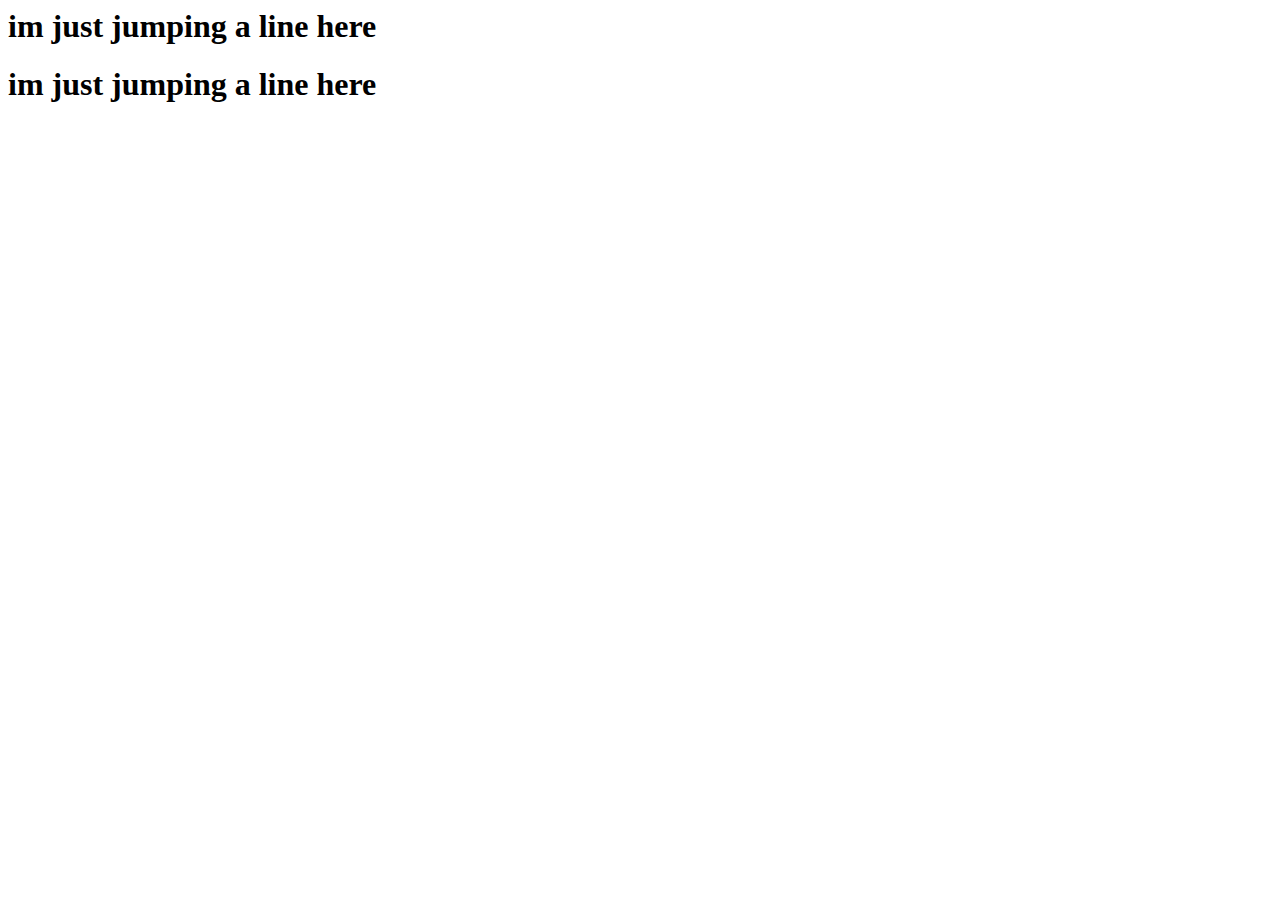
<file: bannertest.html>
<html>
<body>
<!-- BEGIN ADVANCED JS TAG - 300x250 2065_Bidgear_banner_Ikoreantv.com - DO NOT MODIFY -->
<div class='ADK_BANNER' data-zoneid='79644' data-subid='' data-width='300' data-height='250' data-net='cpm.revlift.io' data-opts='vw doci'></div>
<SCRIPT class="ADK_SCRIPT" TYPE="text/javascript" SRC="//static.revlift.io/tag/display.js"></SCRIPT>
<!-- END TAG -->
<h1> im just jumping a line here</h1> 
<!-- BEGIN ADVANCED JS TAG - 320x50 Test_zone - DO NOT MODIFY -->
<div class='ADK_BANNER' data-zoneid='79959' data-subid='' data-width='320' data-height='50' data-net='cpm.revlift.io' data-opts='vw doci'></div>
<SCRIPT class="ADK_SCRIPT" TYPE="text/javascript" SRC="//static.revlift.io/tag/display.js"></SCRIPT>
<!-- END TAG -->
  
 <h1> im just jumping a line here</h1> 
  
<!-- BEGIN ADVANCED JS TAG - 300x250 ask.fm300x250 - DO NOT MODIFY -->
<div class='ADK_BANNER' data-zoneid='80733' data-subid='' data-width='300' data-height='250' data-net='cpm.revlift.io' data-opts='vw doci'></div>
<SCRIPT class="ADK_SCRIPT" TYPE="text/javascript" SRC="//static.revlift.io/tag/display.js"></SCRIPT>
<!-- END TAG -->
  
  
  
</body>
</html>
</file>
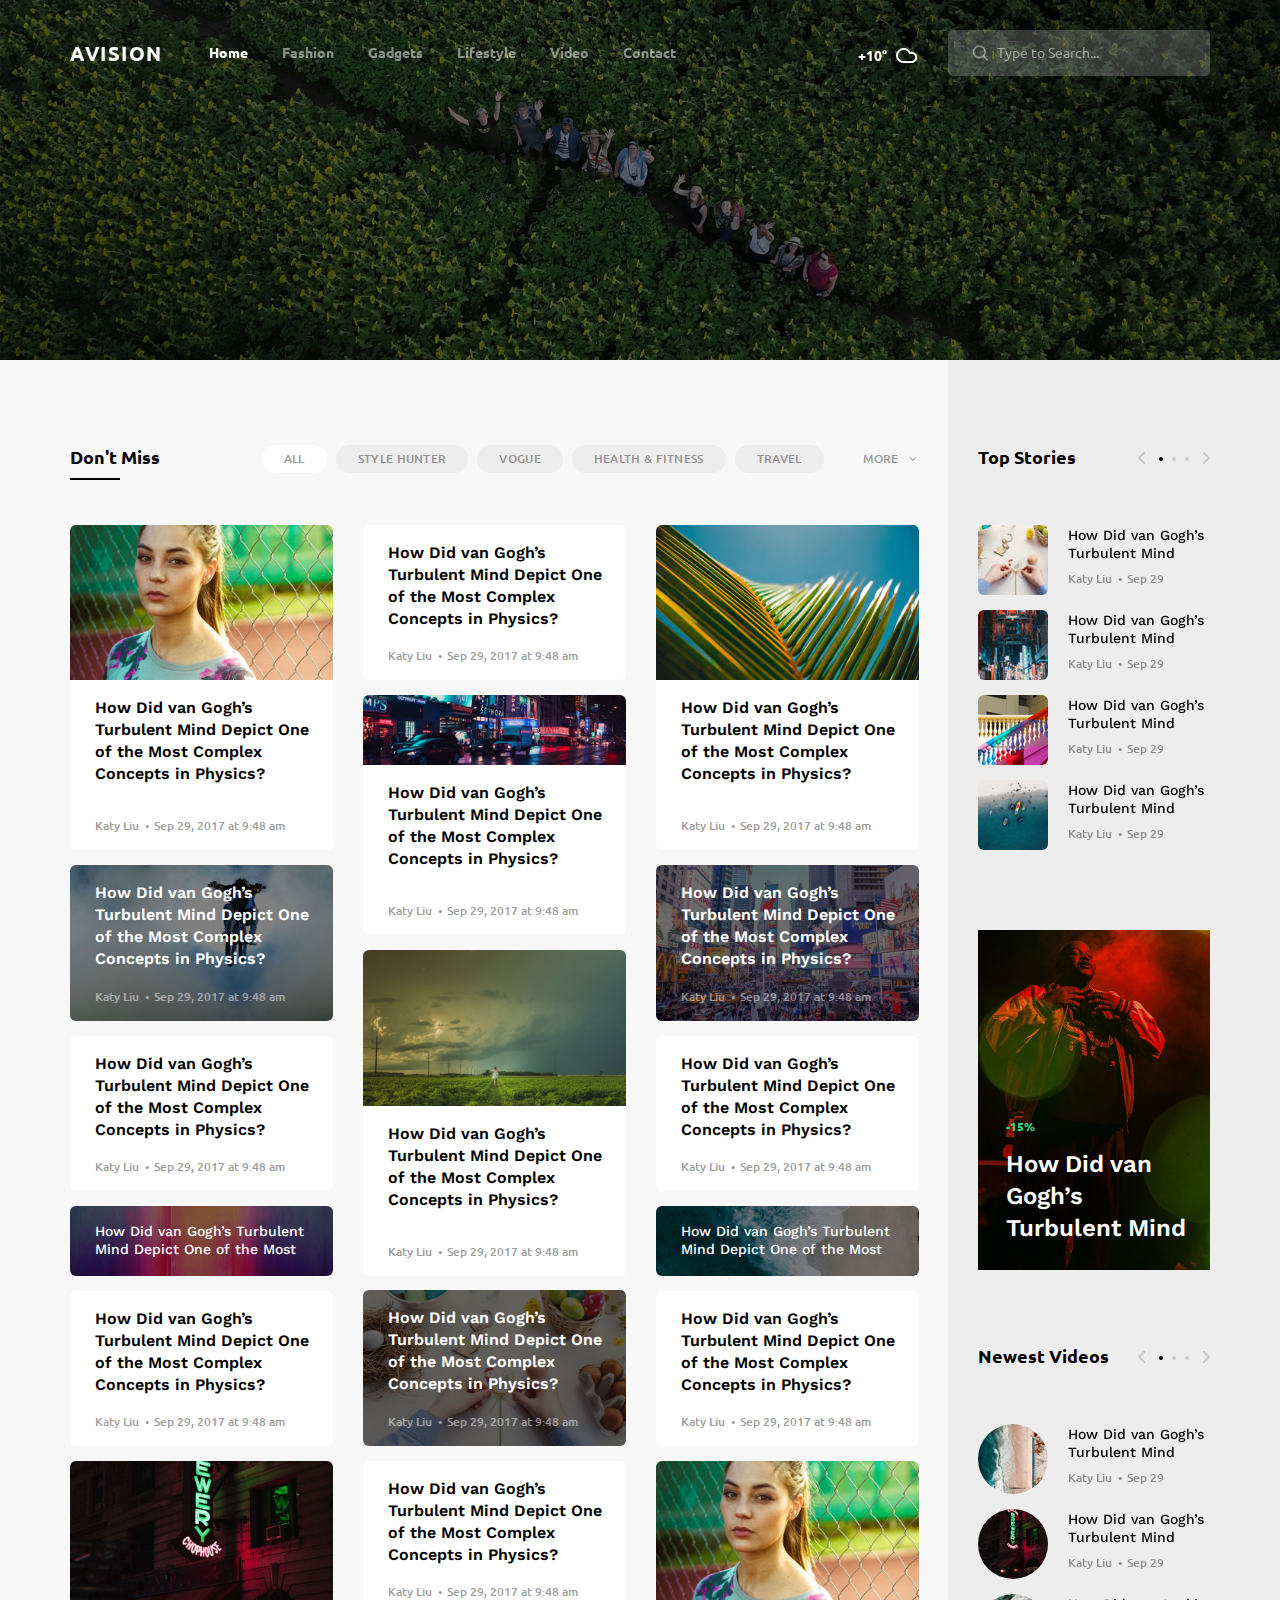
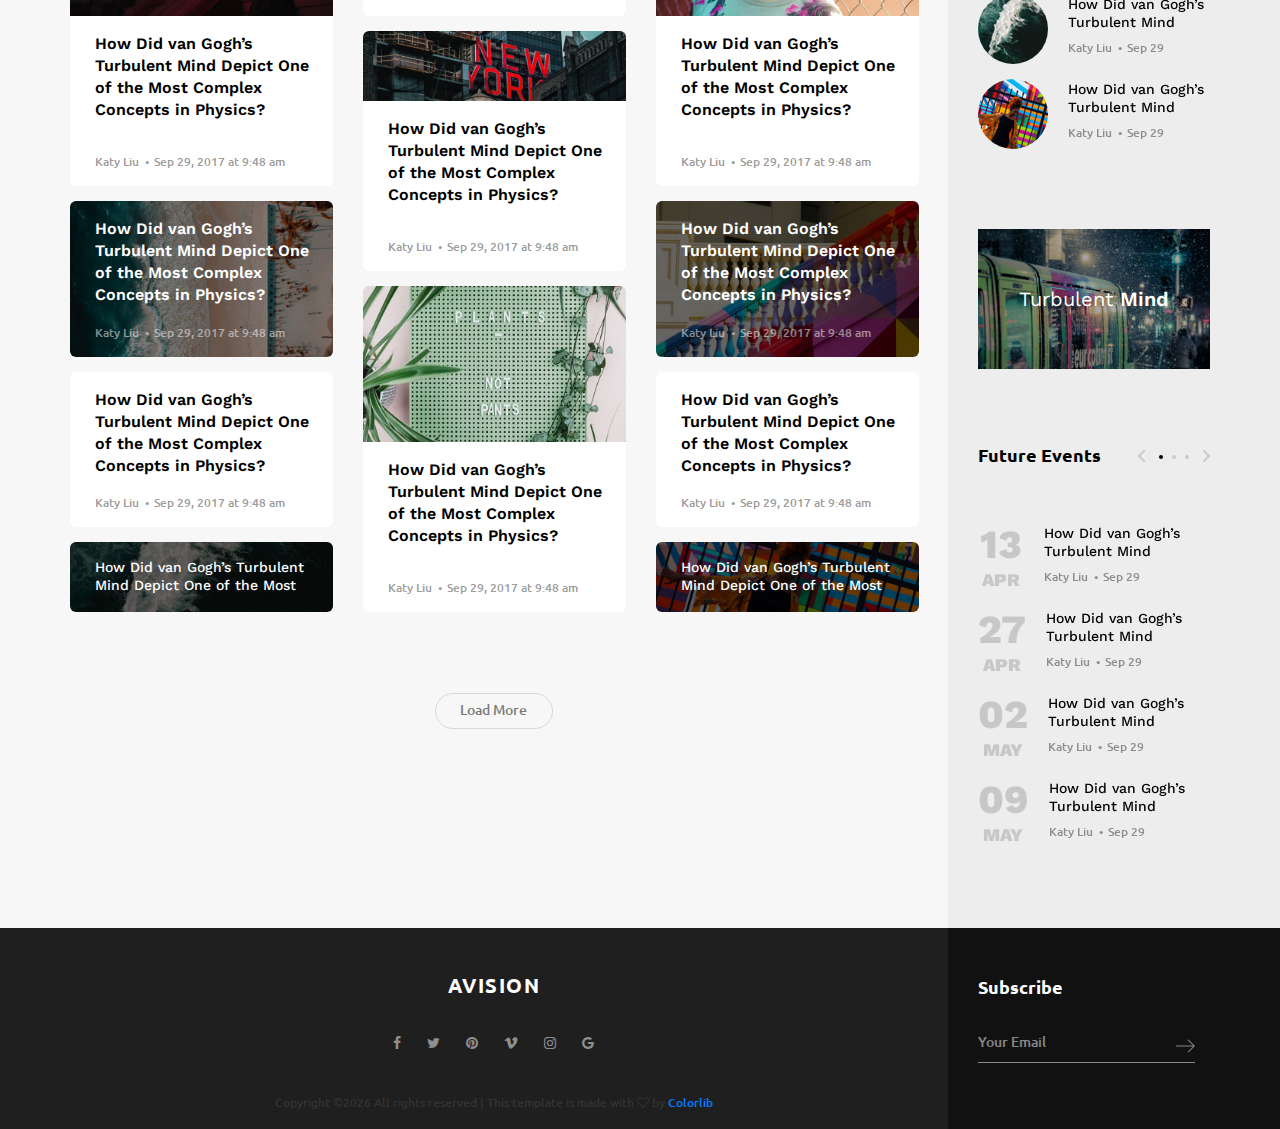
<file: category.html>
<!DOCTYPE html>
<html lang="en">
<head>
<title>Category</title>
<meta charset="utf-8">
<meta http-equiv="X-UA-Compatible" content="IE=edge">
<meta name="description" content="Demo project">
<meta name="viewport" content="width=device-width, initial-scale=1">
<link rel="stylesheet" type="text/css" href="styles/bootstrap4/bootstrap.min.css">
<link href="plugins/font-awesome-4.7.0/css/font-awesome.min.css" rel="stylesheet" type="text/css">
<link rel="stylesheet" type="text/css" href="plugins/OwlCarousel2-2.2.1/owl.carousel.css">
<link rel="stylesheet" type="text/css" href="plugins/OwlCarousel2-2.2.1/owl.theme.default.css">
<link rel="stylesheet" type="text/css" href="plugins/OwlCarousel2-2.2.1/animate.css">
<link rel="stylesheet" type="text/css" href="plugins/jquery.mb.YTPlayer-3.1.12/jquery.mb.YTPlayer.css">
<link rel="stylesheet" type="text/css" href="styles/category.css">
<link rel="stylesheet" type="text/css" href="styles/category_responsive.css">
</head>
<body>

<div class="super_container">

	<!-- Header -->

	<header class="header">
		<div class="container">
			<div class="row">
				<div class="col">
					<div class="header_content d-flex flex-row align-items-center justify-content-start">
						<div class="logo"><a href="#">avision</a></div>
						<nav class="main_nav">
							<ul>
								<li class="active"><a href="index.html">Home</a></li>
								<li><a href="#">Fashion</a></li>
								<li><a href="#">Gadgets</a></li>
								<li><a href="#">Lifestyle</a></li>
								<li><a href="#">Video</a></li>
								<li><a href="contact.html">Contact</a></li>
							</ul>
						</nav>
						<div class="search_container ml-auto">
							<div class="weather">
								<div class="temperature">+10°</div>
								<img class="weather_icon" src="images/cloud.png" alt="">
							</div>
							<form action="#">
								<input type="search" class="header_search_input" required="required" placeholder="Type to Search...">
								<img class="header_search_icon" src="images/search.png" alt="">
							</form>
							
						</div>
						<div class="hamburger ml-auto menu_mm">
							<i class="fa fa-bars trans_200 menu_mm" aria-hidden="true"></i>
						</div>
					</div>
				</div>
			</div>
		</div>
	</header>

	<!-- Menu -->

	<div class="menu d-flex flex-column align-items-end justify-content-start text-right menu_mm trans_400">
		<div class="menu_close_container"><div class="menu_close"><div></div><div></div></div></div>
		<div class="logo menu_mm"><a href="#">Avision</a></div>
		<div class="search">
			<form action="#">
				<input type="search" class="header_search_input menu_mm" required="required" placeholder="Type to Search...">
				<img class="header_search_icon menu_mm" src="images/search_2.png" alt="">
			</form>
		</div>
		<nav class="menu_nav">
			<ul class="menu_mm">
				<li class="menu_mm"><a href="index.html">home</a></li>
				<li class="menu_mm"><a href="#">Fashion</a></li>
				<li class="menu_mm"><a href="#">Gadgets</a></li>
				<li class="menu_mm"><a href="#">Lifestyle</a></li>
				<li class="menu_mm"><a href="#">Video</a></li>
				<li class="menu_mm"><a href="contact.html">Contact</a></li>
			</ul>
		</nav>
	</div>
	
	<!-- Home -->

	<div class="home">
		<div class="home_background parallax-window" data-parallax="scroll" data-image-src="images/category.jpg" data-speed="0.8"></div>
	</div>
	
	<!-- Page Content -->

	<div class="page_content">
		<div class="container">
			<div class="row row-lg-eq-height">

				<!-- Main Content -->

				<div class="col-lg-9">
					<div class="main_content">

						<!-- Category -->

						<div class="category">
							<div class="section_panel d-flex flex-row align-items-center justify-content-start">
								<div class="section_title">Don't Miss</div>
								<div class="section_tags ml-auto">
									<ul>
										<li class="active"><a href="category.html">all</a></li>
										<li><a href="category.html">style hunter</a></li>
										<li><a href="category.html">vogue</a></li>
										<li><a href="category.html">health & fitness</a></li>
										<li><a href="category.html">travel</a></li>
									</ul>
								</div>
								<div class="section_panel_more">
									<ul>
										<li>more
											<ul>
												<li><a href="category.html">new look 2018</a></li>
												<li><a href="category.html">street fashion</a></li>
												<li><a href="category.html">business</a></li>
												<li><a href="category.html">recipes</a></li>
												<li><a href="category.html">sport</a></li>
												<li><a href="category.html">celebrities</a></li>
											</ul>
										</li>
									</ul>
								</div>
							</div>
							<div class="section_content">
								<div class="grid clearfix">

									<!-- Small Card With Image -->
									<div class="card card_small_with_image grid-item">
										<img class="card-img-top" src="images/post_10.jpg" alt="">
										<div class="card-body">
											<div class="card-title card-title-small"><a href="post.html">How Did van Gogh’s Turbulent Mind Depict One of the Most Complex Concepts in Physics?</a></div>
											<small class="post_meta"><a href="#">Katy Liu</a><span>Sep 29, 2017 at 9:48 am</span></small>
										</div>
									</div>

									<!-- Small Card Without Image -->
									<div class="card card_default card_small_no_image grid-item">
										<div class="card-body">
											<div class="card-title card-title-small"><a href="post.html">How Did van Gogh’s Turbulent Mind Depict One of the Most Complex Concepts in Physics?</a></div>
											<small class="post_meta"><a href="#">Katy Liu</a><span>Sep 29, 2017 at 9:48 am</span></small>
										</div>
									</div>

									<!-- Small Card With Image -->
									<div class="card card_small_with_image grid-item">
										<img class="card-img-top" src="images/post_15.jpg" alt="">
										<div class="card-body">
											<div class="card-title card-title-small"><a href="post.html">How Did van Gogh’s Turbulent Mind Depict One of the Most Complex Concepts in Physics?</a></div>
											<small class="post_meta"><a href="#">Katy Liu</a><span>Sep 29, 2017 at 9:48 am</span></small>
										</div>
									</div>

									<!-- Small Card With Image -->
									<div class="card card_small_with_image grid-item">
										<img class="card-img-top" src="images/post_13.jpg" alt="https://unsplash.com/@jakobowens1">
										<div class="card-body">
											<div class="card-title card-title-small"><a href="post.html">How Did van Gogh’s Turbulent Mind Depict One of the Most Complex Concepts in Physics?</a></div>
											<small class="post_meta"><a href="#">Katy Liu</a><span>Sep 29, 2017 at 9:48 am</span></small>
										</div>
									</div>

									<!-- Small Card With Background -->
									<div class="card card_default card_small_with_background grid-item">
										<div class="card_background" style="background-image:url(images/post_11.jpg)"></div>
										<div class="card-body">
											<div class="card-title card-title-small"><a href="post.html">How Did van Gogh’s Turbulent Mind Depict One of the Most Complex Concepts in Physics?</a></div>
											<small class="post_meta"><a href="#">Katy Liu</a><span>Sep 29, 2017 at 9:48 am</span></small>
										</div>
									</div>

									<!-- Small Card With Background -->
									<div class="card card_default card_small_with_background grid-item">
										<div class="card_background" style="background-image:url(images/post_16.jpg)"></div>
										<div class="card-body">
											<div class="card-title card-title-small"><a href="post.html">How Did van Gogh’s Turbulent Mind Depict One of the Most Complex Concepts in Physics?</a></div>
											<small class="post_meta"><a href="#">Katy Liu</a><span>Sep 29, 2017 at 9:48 am</span></small>
										</div>
									</div>

									<!-- Small Card With Image -->
									<div class="card card_small_with_image grid-item">
										<img class="card-img-top" src="images/post_14.jpg" alt="">
										<div class="card-body">
											<div class="card-title card-title-small"><a href="post.html">How Did van Gogh’s Turbulent Mind Depict One of the Most Complex Concepts in Physics?</a></div>
											<small class="post_meta"><a href="#">Katy Liu</a><span>Sep 29, 2017 at 9:48 am</span></small>
										</div>
									</div>

									<!-- Small Card Without Image -->
									<div class="card card_default card_small_no_image grid-item">
										<div class="card-body">
											<div class="card-title card-title-small"><a href="post.html">How Did van Gogh’s Turbulent Mind Depict One of the Most Complex Concepts in Physics?</a></div>
											<small class="post_meta"><a href="#">Katy Liu</a><span>Sep 29, 2017 at 9:48 am</span></small>
										</div>
									</div>

									<!-- Small Card Without Image -->
									<div class="card card_default card_small_no_image grid-item">
										<div class="card-body">
											<div class="card-title card-title-small"><a href="post.html">How Did van Gogh’s Turbulent Mind Depict One of the Most Complex Concepts in Physics?</a></div>
											<small class="post_meta"><a href="#">Katy Liu</a><span>Sep 29, 2017 at 9:48 am</span></small>
										</div>
									</div>

									<!-- Default Card With Background -->
									<div class="card card_default card_default_with_background grid-item">
										<div class="card_background" style="background-image:url(images/post_12.jpg)"></div>
										<div class="card-body">
											<div class="card-title card-title-small"><a href="post.html">How Did van Gogh’s Turbulent Mind Depict One of the Most</a></div>
										</div>
									</div>

									<!-- Default Card With Background -->
									<div class="card card_default card_default_with_background grid-item">
										<div class="card_background" style="background-image:url(images/post_6.jpg)"></div>
										<div class="card-body">
											<div class="card-title card-title-small"><a href="post.html">How Did van Gogh’s Turbulent Mind Depict One of the Most</a></div>
										</div>
									</div>

									<!-- Small Card With Background -->
									<div class="card card_default card_small_with_background grid-item">
										<div class="card_background" style="background-image:url(images/post_19.jpg)"></div>
										<div class="card-body">
											<div class="card-title card-title-small"><a href="post.html">How Did van Gogh’s Turbulent Mind Depict One of the Most Complex Concepts in Physics?</a></div>
											<small class="post_meta"><a href="#">Katy Liu</a><span>Sep 29, 2017 at 9:48 am</span></small>
										</div>
									</div>

									<!-- Small Card Without Image -->
									<div class="card card_default card_small_no_image grid-item">
										<div class="card-body">
											<div class="card-title card-title-small"><a href="post.html">How Did van Gogh’s Turbulent Mind Depict One of the Most Complex Concepts in Physics?</a></div>
											<small class="post_meta"><a href="#">Katy Liu</a><span>Sep 29, 2017 at 9:48 am</span></small>
										</div>
									</div>

									<!-- Small Card Without Image -->
									<div class="card card_default card_small_no_image grid-item">
										<div class="card-body">
											<div class="card-title card-title-small"><a href="post.html">How Did van Gogh’s Turbulent Mind Depict One of the Most Complex Concepts in Physics?</a></div>
											<small class="post_meta"><a href="#">Katy Liu</a><span>Sep 29, 2017 at 9:48 am</span></small>
										</div>
									</div>

									<!-- Small Card With Image -->
									<div class="card card_small_with_image grid-item">
										<img class="card-img-top" src="images/post_5.jpg" alt="">
										<div class="card-body">
											<div class="card-title card-title-small"><a href="post.html">How Did van Gogh’s Turbulent Mind Depict One of the Most Complex Concepts in Physics?</a></div>
											<small class="post_meta"><a href="#">Katy Liu</a><span>Sep 29, 2017 at 9:48 am</span></small>
										</div>
									</div>

									<!-- Small Card With Image -->
									<div class="card card_small_with_image grid-item">
										<img class="card-img-top" src="images/post_10.jpg" alt="">
										<div class="card-body">
											<div class="card-title card-title-small"><a href="post.html">How Did van Gogh’s Turbulent Mind Depict One of the Most Complex Concepts in Physics?</a></div>
											<small class="post_meta"><a href="#">Katy Liu</a><span>Sep 29, 2017 at 9:48 am</span></small>
										</div>
									</div>

									<!-- Small Card Without Image -->
									<div class="card card_default card_small_no_image grid-item">
										<div class="card-body">
											<div class="card-title card-title-small"><a href="post.html">How Did van Gogh’s Turbulent Mind Depict One of the Most Complex Concepts in Physics?</a></div>
											<small class="post_meta"><a href="#">Katy Liu</a><span>Sep 29, 2017 at 9:48 am</span></small>
										</div>
									</div>

									<!-- Small Card With Image -->
									<div class="card card_small_with_image grid-item">
										<img class="card-img-top" src="images/post_20.jpg" alt="https://unsplash.com/@jakobowens1">
										<div class="card-body">
											<div class="card-title card-title-small"><a href="post.html">How Did van Gogh’s Turbulent Mind Depict One of the Most Complex Concepts in Physics?</a></div>
											<small class="post_meta"><a href="#">Katy Liu</a><span>Sep 29, 2017 at 9:48 am</span></small>
										</div>
									</div>

									<!-- Small Card With Background -->
									<div class="card card_default card_small_with_background grid-item">
										<div class="card_background" style="background-image:url(images/post_4.jpg)"></div>
										<div class="card-body">
											<div class="card-title card-title-small"><a href="post.html">How Did van Gogh’s Turbulent Mind Depict One of the Most Complex Concepts in Physics?</a></div>
											<small class="post_meta"><a href="#">Katy Liu</a><span>Sep 29, 2017 at 9:48 am</span></small>
										</div>
									</div>

									<!-- Small Card With Background -->
									<div class="card card_default card_small_with_background grid-item">
										<div class="card_background" style="background-image:url(images/post_21.jpg)"></div>
										<div class="card-body">
											<div class="card-title card-title-small"><a href="post.html">How Did van Gogh’s Turbulent Mind Depict One of the Most Complex Concepts in Physics?</a></div>
											<small class="post_meta"><a href="#">Katy Liu</a><span>Sep 29, 2017 at 9:48 am</span></small>
										</div>
									</div>

									<!-- Small Card With Image -->
									<div class="card card_small_with_image grid-item">
										<img class="card-img-top" src="images/post_22.jpg" alt="">
										<div class="card-body">
											<div class="card-title card-title-small"><a href="post.html">How Did van Gogh’s Turbulent Mind Depict One of the Most Complex Concepts in Physics?</a></div>
											<small class="post_meta"><a href="#">Katy Liu</a><span>Sep 29, 2017 at 9:48 am</span></small>
										</div>
									</div>

									<!-- Small Card Without Image -->
									<div class="card card_default card_small_no_image grid-item">
										<div class="card-body">
											<div class="card-title card-title-small"><a href="post.html">How Did van Gogh’s Turbulent Mind Depict One of the Most Complex Concepts in Physics?</a></div>
											<small class="post_meta"><a href="#">Katy Liu</a><span>Sep 29, 2017 at 9:48 am</span></small>
										</div>
									</div>

									<!-- Small Card Without Image -->
									<div class="card card_default card_small_no_image grid-item">
										<div class="card-body">
											<div class="card-title card-title-small"><a href="post.html">How Did van Gogh’s Turbulent Mind Depict One of the Most Complex Concepts in Physics?</a></div>
											<small class="post_meta"><a href="#">Katy Liu</a><span>Sep 29, 2017 at 9:48 am</span></small>
										</div>
									</div>

									<!-- Default Card With Background -->
									<div class="card card_default card_default_with_background grid-item">
										<div class="card_background" style="background-image:url(images/post_23.jpg)"></div>
										<div class="card-body">
											<div class="card-title card-title-small"><a href="post.html">How Did van Gogh’s Turbulent Mind Depict One of the Most</a></div>
										</div>
									</div>

									<!-- Default Card With Background -->
									<div class="card card_default card_default_with_background grid-item">
										<div class="card_background" style="background-image:url(images/post_24.jpg)"></div>
										<div class="card-body">
											<div class="card-title card-title-small"><a href="post.html">How Did van Gogh’s Turbulent Mind Depict One of the Most</a></div>
										</div>
									</div>

								</div>
							</div>
						</div>

					</div>
					<div class="load_more">
						<div id="load_more" class="load_more_button text-center trans_200">Load More</div>
					</div>
				</div>

				<!-- Sidebar -->

				<div class="col-lg-3">
					<div class="sidebar">
						<div class="sidebar_background"></div>

						<!-- Top Stories -->

						<div class="sidebar_section">
							<div class="sidebar_title_container">
								<div class="sidebar_title">Top Stories</div>
								<div class="sidebar_slider_nav">
									<div class="custom_nav_container sidebar_slider_nav_container">
										<div class="custom_prev custom_prev_top">
											<svg version="1.1" xmlns="http://www.w3.org/2000/svg" xmlns:xlink="http://www.w3.org/1999/xlink" x="0px" y="0px"
												 width="7px" height="12px" viewBox="0 0 7 12" enable-background="new 0 0 7 12" xml:space="preserve">
												<polyline fill="#bebebe" points="0,5.61 5.609,0 7,0 7,1.438 2.438,6 7,10.563 7,12 5.609,12 -0.002,6.39 "/>
											</svg>
										</div>
								        <ul id="custom_dots" class="custom_dots custom_dots_top">
											<li class="custom_dot custom_dot_top active"><span></span></li>
											<li class="custom_dot custom_dot_top"><span></span></li>
											<li class="custom_dot custom_dot_top"><span></span></li>
										</ul>
										<div class="custom_next custom_next_top">
											<svg version="1.1" xmlns="http://www.w3.org/2000/svg" xmlns:xlink="http://www.w3.org/1999/xlink" x="0px" y="0px"
												 width="7px" height="12px" viewBox="0 0 7 12" enable-background="new 0 0 7 12" xml:space="preserve">
												<polyline fill="#bebebe" points="6.998,6.39 1.389,12 -0.002,12 -0.002,10.562 4.561,6 -0.002,1.438 -0.002,0 1.389,0 7,5.61 "/>
											</svg>
										</div>
									</div>
								</div>
							</div>
							<div class="sidebar_section_content">

								<!-- Top Stories Slider -->
								<div class="sidebar_slider_container">
									<div class="owl-carousel owl-theme sidebar_slider_top">

										<!-- Top Stories Slider Item -->
										<div class="owl-item">

											<!-- Sidebar Post -->
											<div class="side_post">
												<a href="post.html">
													<div class="d-flex flex-row align-items-xl-center align-items-start justify-content-start">
														<div class="side_post_image"><div><img src="images/top_1.jpg" alt=""></div></div>
														<div class="side_post_content">
															<div class="side_post_title">How Did van Gogh’s Turbulent Mind</div>
															<small class="post_meta">Katy Liu<span>Sep 29</span></small>
														</div>
													</div>
												</a>
											</div>

											<!-- Sidebar Post -->
											<div class="side_post">
												<a href="post.html">
													<div class="d-flex flex-row align-items-xl-center align-items-start justify-content-start">
														<div class="side_post_image"><div><img src="images/top_2.jpg" alt=""></div></div>
														<div class="side_post_content">
															<div class="side_post_title">How Did van Gogh’s Turbulent Mind</div>
															<small class="post_meta">Katy Liu<span>Sep 29</span></small>
														</div>
													</div>
												</a>
											</div>

											<!-- Sidebar Post -->
											<div class="side_post">
												<a href="post.html">
													<div class="d-flex flex-row align-items-xl-center align-items-start justify-content-start">
														<div class="side_post_image"><div><img src="images/top_3.jpg" alt=""></div></div>
														<div class="side_post_content">
															<div class="side_post_title">How Did van Gogh’s Turbulent Mind</div>
															<small class="post_meta">Katy Liu<span>Sep 29</span></small>
														</div>
													</div>
												</a>
											</div>

											<!-- Sidebar Post -->
											<div class="side_post">
												<a href="post.html">
													<div class="d-flex flex-row align-items-xl-center align-items-start justify-content-start">
														<div class="side_post_image"><div><img src="images/top_4.jpg" alt=""></div></div>
														<div class="side_post_content">
															<div class="side_post_title">How Did van Gogh’s Turbulent Mind</div>
															<small class="post_meta">Katy Liu<span>Sep 29</span></small>
														</div>
													</div>
												</a>
											</div>

										</div>

										<!-- Top Stories Slider Item -->
										<div class="owl-item">

											<!-- Sidebar Post -->
											<div class="side_post">
												<a href="post.html">
													<div class="d-flex flex-row align-items-xl-center align-items-start justify-content-start">
														<div class="side_post_image"><div><img src="images/top_1.jpg" alt=""></div></div>
														<div class="side_post_content">
															<div class="side_post_title">How Did van Gogh’s Turbulent Mind</div>
															<small class="post_meta">Katy Liu<span>Sep 29</span></small>
														</div>
													</div>
												</a>
											</div>

											<!-- Sidebar Post -->
											<div class="side_post">
												<a href="post.html">
													<div class="d-flex flex-row align-items-xl-center align-items-start justify-content-start">
														<div class="side_post_image"><div><img src="images/top_2.jpg" alt=""></div></div>
														<div class="side_post_content">
															<div class="side_post_title">How Did van Gogh’s Turbulent Mind</div>
															<small class="post_meta">Katy Liu<span>Sep 29</span></small>
														</div>
													</div>
												</a>
											</div>

											<!-- Sidebar Post -->
											<div class="side_post">
												<a href="post.html">
													<div class="d-flex flex-row align-items-xl-center align-items-start justify-content-start">
														<div class="side_post_image"><div><img src="images/top_3.jpg" alt=""></div></div>
														<div class="side_post_content">
															<div class="side_post_title">How Did van Gogh’s Turbulent Mind</div>
															<small class="post_meta">Katy Liu<span>Sep 29</span></small>
														</div>
													</div>
												</a>
											</div>

											<!-- Sidebar Post -->
											<div class="side_post">
												<a href="post.html">
													<div class="d-flex flex-row align-items-xl-center align-items-start justify-content-start">
														<div class="side_post_image"><div><img src="images/top_4.jpg" alt=""></div></div>
														<div class="side_post_content">
															<div class="side_post_title">How Did van Gogh’s Turbulent Mind</div>
															<small class="post_meta">Katy Liu<span>Sep 29</span></small>
														</div>
													</div>
												</a>
											</div>

										</div>

										<!-- Top Stories Slider Item -->
										<div class="owl-item">

											<!-- Sidebar Post -->
											<div class="side_post">
												<a href="post.html">
													<div class="d-flex flex-row align-items-xl-center align-items-start justify-content-start">
														<div class="side_post_image"><div><img src="images/top_1.jpg" alt=""></div></div>
														<div class="side_post_content">
															<div class="side_post_title">How Did van Gogh’s Turbulent Mind</div>
															<small class="post_meta">Katy Liu<span>Sep 29</span></small>
														</div>
													</div>
												</a>
											</div>

											<!-- Sidebar Post -->
											<div class="side_post">
												<a href="post.html">
													<div class="d-flex flex-row align-items-xl-center align-items-start justify-content-start">
														<div class="side_post_image"><div><img src="images/top_2.jpg" alt=""></div></div>
														<div class="side_post_content">
															<div class="side_post_title">How Did van Gogh’s Turbulent Mind</div>
															<small class="post_meta">Katy Liu<span>Sep 29</span></small>
														</div>
													</div>
												</a>
											</div>

											<!-- Sidebar Post -->
											<div class="side_post">
												<a href="post.html">
													<div class="d-flex flex-row align-items-xl-center align-items-start justify-content-start">
														<div class="side_post_image"><div><img src="images/top_3.jpg" alt=""></div></div>
														<div class="side_post_content">
															<div class="side_post_title">How Did van Gogh’s Turbulent Mind</div>
															<small class="post_meta">Katy Liu<span>Sep 29</span></small>
														</div>
													</div>
												</a>
											</div>

											<!-- Sidebar Post -->
											<div class="side_post">
												<a href="post.html">
													<div class="d-flex flex-row align-items-xl-center align-items-start justify-content-start">
														<div class="side_post_image"><div><img src="images/top_4.jpg" alt=""></div></div>
														<div class="side_post_content">
															<div class="side_post_title">How Did van Gogh’s Turbulent Mind</div>
															<small class="post_meta">Katy Liu<span>Sep 29</span></small>
														</div>
													</div>
												</a>
											</div>

										</div>

									</div>
								</div>
							</div>
						</div>

						<!-- Advertising -->

						<div class="sidebar_section">
							<div class="advertising">
								<div class="advertising_background" style="background-image:url(images/post_17.jpg)"></div>
								<div class="advertising_content d-flex flex-column align-items-start justify-content-end">
									<div class="advertising_perc">-15%</div>
									<div class="advertising_link"><a href="#">How Did van Gogh’s Turbulent Mind</a></div>
								</div>
							</div>
						</div>

						<!-- Newest Videos -->

						<div class="sidebar_section newest_videos">
							<div class="sidebar_title_container">
								<div class="sidebar_title">Newest Videos</div>
								<div class="sidebar_slider_nav">
									<div class="custom_nav_container sidebar_slider_nav_container">
										<div class="custom_prev custom_prev_vid">
											<svg version="1.1" xmlns="http://www.w3.org/2000/svg" xmlns:xlink="http://www.w3.org/1999/xlink" x="0px" y="0px"
												 width="7px" height="12px" viewBox="0 0 7 12" enable-background="new 0 0 7 12" xml:space="preserve">
												<polyline fill="#bebebe" points="0,5.61 5.609,0 7,0 7,1.438 2.438,6 7,10.563 7,12 5.609,12 -0.002,6.39 "/>
											</svg>
										</div>
								        <ul id="custom_dots" class="custom_dots custom_dots_vid">
											<li class="custom_dot custom_dot_vid active"><span></span></li>
											<li class="custom_dot custom_dot_vid"><span></span></li>
											<li class="custom_dot custom_dot_vid"><span></span></li>
										</ul>
										<div class="custom_next custom_next_vid">
											<svg version="1.1" xmlns="http://www.w3.org/2000/svg" xmlns:xlink="http://www.w3.org/1999/xlink" x="0px" y="0px"
												 width="7px" height="12px" viewBox="0 0 7 12" enable-background="new 0 0 7 12" xml:space="preserve">
												<polyline fill="#bebebe" points="6.998,6.39 1.389,12 -0.002,12 -0.002,10.562 4.561,6 -0.002,1.438 -0.002,0 1.389,0 7,5.61 "/>
											</svg>
										</div>
									</div>
								</div>
							</div>
							<div class="sidebar_section_content">

								<!-- Sidebar Slider -->
								<div class="sidebar_slider_container">
									<div class="owl-carousel owl-theme sidebar_slider_vid">

										<!-- Newest Videos Slider Item -->
										<div class="owl-item">

											<!-- Newest Videos Post -->
											<div class="side_post">
												<a href="post.html">
													<div class="d-flex flex-row align-items-xl-center align-items-start justify-content-start">
														<div class="side_post_image"><div><img src="images/vid_1.jpg" alt=""></div></div>
														<div class="side_post_content">
															<div class="side_post_title">How Did van Gogh’s Turbulent Mind</div>
															<small class="post_meta">Katy Liu<span>Sep 29</span></small>
														</div>
													</div>
												</a>
											</div>

											<!-- Newest Videos Post -->
											<div class="side_post">
												<a href="post.html">
													<div class="d-flex flex-row align-items-xl-center align-items-start justify-content-start">
														<div class="side_post_image"><div><img src="images/vid_2.jpg" alt=""></div></div>
														<div class="side_post_content">
															<div class="side_post_title">How Did van Gogh’s Turbulent Mind</div>
															<small class="post_meta">Katy Liu<span>Sep 29</span></small>
														</div>
													</div>
												</a>
											</div>

											<!-- Newest Videos Post -->
											<div class="side_post">
												<a href="post.html">
													<div class="d-flex flex-row align-items-xl-center align-items-start justify-content-start">
														<div class="side_post_image"><div><img src="images/vid_3.jpg" alt=""></div></div>
														<div class="side_post_content">
															<div class="side_post_title">How Did van Gogh’s Turbulent Mind</div>
															<small class="post_meta">Katy Liu<span>Sep 29</span></small>
														</div>
													</div>
												</a>
											</div>

											<!-- Newest Videos Post -->
											<div class="side_post">
												<a href="post.html">
													<div class="d-flex flex-row align-items-xl-center align-items-start justify-content-start">
														<div class="side_post_image"><div><img src="images/vid_4.jpg" alt=""></div></div>
														<div class="side_post_content">
															<div class="side_post_title">How Did van Gogh’s Turbulent Mind</div>
															<small class="post_meta">Katy Liu<span>Sep 29</span></small>
														</div>
													</div>
												</a>
											</div>

										</div>

										<!-- Newest Videos Slider Item -->
										<div class="owl-item">

											<!-- Newest Videos Post -->
											<div class="side_post">
												<a href="post.html">
													<div class="d-flex flex-row align-items-xl-center align-items-start justify-content-start">
														<div class="side_post_image"><div><img src="images/vid_1.jpg" alt=""></div></div>
														<div class="side_post_content">
															<div class="side_post_title">How Did van Gogh’s Turbulent Mind</div>
															<small class="post_meta">Katy Liu<span>Sep 29</span></small>
														</div>
													</div>
												</a>
											</div>

											<!-- Newest Videos Post -->
											<div class="side_post">
												<a href="post.html">
													<div class="d-flex flex-row align-items-xl-center align-items-start justify-content-start">
														<div class="side_post_image"><div><img src="images/vid_2.jpg" alt=""></div></div>
														<div class="side_post_content">
															<div class="side_post_title">How Did van Gogh’s Turbulent Mind</div>
															<small class="post_meta">Katy Liu<span>Sep 29</span></small>
														</div>
													</div>
												</a>
											</div>

											<!-- Newest Videos Post -->
											<div class="side_post">
												<a href="post.html">
													<div class="d-flex flex-row align-items-xl-center align-items-start justify-content-start">
														<div class="side_post_image"><div><img src="images/vid_3.jpg" alt=""></div></div>
														<div class="side_post_content">
															<div class="side_post_title">How Did van Gogh’s Turbulent Mind</div>
															<small class="post_meta">Katy Liu<span>Sep 29</span></small>
														</div>
													</div>
												</a>
											</div>

											<!-- Newest Videos Post -->
											<div class="side_post">
												<a href="post.html">
													<div class="d-flex flex-row align-items-xl-center align-items-start justify-content-start">
														<div class="side_post_image"><div><img src="images/vid_4.jpg" alt=""></div></div>
														<div class="side_post_content">
															<div class="side_post_title">How Did van Gogh’s Turbulent Mind</div>
															<small class="post_meta">Katy Liu<span>Sep 29</span></small>
														</div>
													</div>
												</a>
											</div>

										</div>

										<!-- Newest Videos Slider Item -->
										<div class="owl-item">

											<!-- Newest Videos Post -->
											<div class="side_post">
												<a href="post.html">
													<div class="d-flex flex-row align-items-xl-center align-items-start justify-content-start">
														<div class="side_post_image"><div><img src="images/vid_1.jpg" alt=""></div></div>
														<div class="side_post_content">
															<div class="side_post_title">How Did van Gogh’s Turbulent Mind</div>
															<small class="post_meta">Katy Liu<span>Sep 29</span></small>
														</div>
													</div>
												</a>
											</div>

											<!-- Newest Videos Post -->
											<div class="side_post">
												<a href="post.html">
													<div class="d-flex flex-row align-items-xl-center align-items-start justify-content-start">
														<div class="side_post_image"><div><img src="images/vid_2.jpg" alt=""></div></div>
														<div class="side_post_content">
															<div class="side_post_title">How Did van Gogh’s Turbulent Mind</div>
															<small class="post_meta">Katy Liu<span>Sep 29</span></small>
														</div>
													</div>
												</a>
											</div>

											<!-- Newest Videos Post -->
											<div class="side_post">
												<a href="post.html">
													<div class="d-flex flex-row align-items-xl-center align-items-start justify-content-start">
														<div class="side_post_image"><div><img src="images/vid_3.jpg" alt=""></div></div>
														<div class="side_post_content">
															<div class="side_post_title">How Did van Gogh’s Turbulent Mind</div>
															<small class="post_meta">Katy Liu<span>Sep 29</span></small>
														</div>
													</div>
												</a>
											</div>

											<!-- Newest Videos Post -->
											<div class="side_post">
												<a href="post.html">
													<div class="d-flex flex-row align-items-xl-center align-items-start justify-content-start">
														<div class="side_post_image"><div><img src="images/vid_4.jpg" alt=""></div></div>
														<div class="side_post_content">
															<div class="side_post_title">How Did van Gogh’s Turbulent Mind</div>
															<small class="post_meta">Katy Liu<span>Sep 29</span></small>
														</div>
													</div>
												</a>
											</div>

										</div>

									</div>
								</div>
							</div>
						</div>

						<!-- Advertising 2 -->

						<div class="sidebar_section">
							<div class="advertising_2">
								<div class="advertising_background" style="background-image:url(images/post_18.jpg)"></div>
								<div class="advertising_2_content d-flex flex-column align-items-center justify-content-center">
									<div class="advertising_2_link"><a href="#">Turbulent <span>Mind</span></a></div>
								</div>
							</div>
						</div>

						<!-- Future Events -->

						<div class="sidebar_section future_events">
							<div class="sidebar_title_container">
								<div class="sidebar_title">Future Events</div>
								<div class="sidebar_slider_nav">
									<div class="custom_nav_container sidebar_slider_nav_container">
										<div class="custom_prev custom_prev_events">
											<svg version="1.1" xmlns="http://www.w3.org/2000/svg" xmlns:xlink="http://www.w3.org/1999/xlink" x="0px" y="0px"
												 width="7px" height="12px" viewBox="0 0 7 12" enable-background="new 0 0 7 12" xml:space="preserve">
												<polyline fill="#bebebe" points="0,5.61 5.609,0 7,0 7,1.438 2.438,6 7,10.563 7,12 5.609,12 -0.002,6.39 "/>
											</svg>
										</div>
								        <ul id="custom_dots" class="custom_dots custom_dots_events">
											<li class="custom_dot custom_dot_events active"><span></span></li>
											<li class="custom_dot custom_dot_events"><span></span></li>
											<li class="custom_dot custom_dot_events"><span></span></li>
										</ul>
										<div class="custom_next custom_next_events">
											<svg version="1.1" xmlns="http://www.w3.org/2000/svg" xmlns:xlink="http://www.w3.org/1999/xlink" x="0px" y="0px"
												 width="7px" height="12px" viewBox="0 0 7 12" enable-background="new 0 0 7 12" xml:space="preserve">
												<polyline fill="#bebebe" points="6.998,6.39 1.389,12 -0.002,12 -0.002,10.562 4.561,6 -0.002,1.438 -0.002,0 1.389,0 7,5.61 "/>
											</svg>
										</div>
									</div>
								</div>
							</div>
							<div class="sidebar_section_content">

								<!-- Sidebar Slider -->
								<div class="sidebar_slider_container">
									<div class="owl-carousel owl-theme sidebar_slider_events">

										<!-- Future Events Slider Item -->
										<div class="owl-item">

											<!-- Future Events Post -->
											<div class="side_post">
												<a href="post.html">
													<div class="d-flex flex-row align-items-xl-center align-items-start justify-content-start">
														<div class="event_date d-flex flex-column align-items-center justify-content-center">
															<div class="event_day">13</div>
															<div class="event_month">apr</div>
														</div>
														<div class="side_post_content">
															<div class="side_post_title">How Did van Gogh’s Turbulent Mind</div>
															<small class="post_meta">Katy Liu<span>Sep 29</span></small>
														</div>
													</div>
												</a>
											</div>

											<!-- Future Events Post -->
											<div class="side_post">
												<a href="post.html">
													<div class="d-flex flex-row align-items-xl-center align-items-start justify-content-start">
														<div class="event_date d-flex flex-column align-items-center justify-content-center">
															<div class="event_day">27</div>
															<div class="event_month">apr</div>
														</div>
														<div class="side_post_content">
															<div class="side_post_title">How Did van Gogh’s Turbulent Mind</div>
															<small class="post_meta">Katy Liu<span>Sep 29</span></small>
														</div>
													</div>
												</a>
											</div>

											<!-- Future Events Post -->
											<div class="side_post">
												<a href="post.html">
													<div class="d-flex flex-row align-items-xl-center align-items-start justify-content-start">
														<div class="event_date d-flex flex-column align-items-center justify-content-center">
															<div class="event_day">02</div>
															<div class="event_month">may</div>
														</div>
														<div class="side_post_content">
															<div class="side_post_title">How Did van Gogh’s Turbulent Mind</div>
															<small class="post_meta">Katy Liu<span>Sep 29</span></small>
														</div>
													</div>
												</a>
											</div>

											<!-- Future Events Post -->
											<div class="side_post">
												<a href="post.html">
													<div class="d-flex flex-row align-items-xl-center align-items-start justify-content-start">
														<div class="event_date d-flex flex-column align-items-center justify-content-center">
															<div class="event_day">09</div>
															<div class="event_month">may</div>
														</div>
														<div class="side_post_content">
															<div class="side_post_title">How Did van Gogh’s Turbulent Mind</div>
															<small class="post_meta">Katy Liu<span>Sep 29</span></small>
														</div>
													</div>
												</a>
											</div>

										</div>

										<!-- Future Events Slider Item -->
										<div class="owl-item">

											<!-- Future Events Post -->
											<div class="side_post">
												<a href="post.html">
													<div class="d-flex flex-row align-items-xl-center align-items-start justify-content-start">
														<div class="event_date d-flex flex-column align-items-center justify-content-center">
															<div class="event_day">13</div>
															<div class="event_month">apr</div>
														</div>
														<div class="side_post_content">
															<div class="side_post_title">How Did van Gogh’s Turbulent Mind</div>
															<small class="post_meta">Katy Liu<span>Sep 29</span></small>
														</div>
													</div>
												</a>
											</div>

											<!-- Future Events Post -->
											<div class="side_post">
												<a href="post.html">
													<div class="d-flex flex-row align-items-xl-center align-items-start justify-content-start">
														<div class="event_date d-flex flex-column align-items-center justify-content-center">
															<div class="event_day">27</div>
															<div class="event_month">apr</div>
														</div>
														<div class="side_post_content">
															<div class="side_post_title">How Did van Gogh’s Turbulent Mind</div>
															<small class="post_meta">Katy Liu<span>Sep 29</span></small>
														</div>
													</div>
												</a>
											</div>

											<!-- Future Events Post -->
											<div class="side_post">
												<a href="post.html">
													<div class="d-flex flex-row align-items-xl-center align-items-start justify-content-start">
														<div class="event_date d-flex flex-column align-items-center justify-content-center">
															<div class="event_day">02</div>
															<div class="event_month">may</div>
														</div>
														<div class="side_post_content">
															<div class="side_post_title">How Did van Gogh’s Turbulent Mind</div>
															<small class="post_meta">Katy Liu<span>Sep 29</span></small>
														</div>
													</div>
												</a>
											</div>

											<!-- Future Events Post -->
											<div class="side_post">
												<a href="post.html">
													<div class="d-flex flex-row align-items-xl-center align-items-start justify-content-start">
														<div class="event_date d-flex flex-column align-items-center justify-content-center">
															<div class="event_day">09</div>
															<div class="event_month">may</div>
														</div>
														<div class="side_post_content">
															<div class="side_post_title">How Did van Gogh’s Turbulent Mind</div>
															<small class="post_meta">Katy Liu<span>Sep 29</span></small>
														</div>
													</div>
												</a>
											</div>

										</div>

										<!-- Future Events Slider Item -->
										<div class="owl-item">

											<!-- Future Events Post -->
											<div class="side_post">
												<a href="post.html">
													<div class="d-flex flex-row align-items-xl-center align-items-start justify-content-start">
														<div class="event_date d-flex flex-column align-items-center justify-content-center">
															<div class="event_day">13</div>
															<div class="event_month">apr</div>
														</div>
														<div class="side_post_content">
															<div class="side_post_title">How Did van Gogh’s Turbulent Mind</div>
															<small class="post_meta">Katy Liu<span>Sep 29</span></small>
														</div>
													</div>
												</a>
											</div>

											<!-- Future Events Post -->
											<div class="side_post">
												<a href="post.html">
													<div class="d-flex flex-row align-items-xl-center align-items-start justify-content-start">
														<div class="event_date d-flex flex-column align-items-center justify-content-center">
															<div class="event_day">27</div>
															<div class="event_month">apr</div>
														</div>
														<div class="side_post_content">
															<div class="side_post_title">How Did van Gogh’s Turbulent Mind</div>
															<small class="post_meta">Katy Liu<span>Sep 29</span></small>
														</div>
													</div>
												</a>
											</div>

											<!-- Future Events Post -->
											<div class="side_post">
												<a href="post.html">
													<div class="d-flex flex-row align-items-xl-center align-items-start justify-content-start">
														<div class="event_date d-flex flex-column align-items-center justify-content-center">
															<div class="event_day">02</div>
															<div class="event_month">may</div>
														</div>
														<div class="side_post_content">
															<div class="side_post_title">How Did van Gogh’s Turbulent Mind</div>
															<small class="post_meta">Katy Liu<span>Sep 29</span></small>
														</div>
													</div>
												</a>
											</div>

											<!-- Future Events Post -->
											<div class="side_post">
												<a href="post.html">
													<div class="d-flex flex-row align-items-xl-center align-items-start justify-content-start">
														<div class="event_date d-flex flex-column align-items-center justify-content-center">
															<div class="event_day">09</div>
															<div class="event_month">may</div>
														</div>
														<div class="side_post_content">
															<div class="side_post_title">How Did van Gogh’s Turbulent Mind</div>
															<small class="post_meta">Katy Liu<span>Sep 29</span></small>
														</div>
													</div>
												</a>
											</div>

										</div>

									</div>
								</div>
							</div>
						</div>

					</div>
				</div>

			</div>
		</div>
	</div>

	<!-- Footer -->

	<footer class="footer">
		<div class="container">
			<div class="row row-lg-eq-height">
				<div class="col-lg-9 order-lg-1 order-2">
					<div class="footer_content">
						<div class="footer_logo"><a href="#">avision</a></div>
						<div class="footer_social">
							<ul>
								<li class="footer_social_facebook"><a href="#"><i class="fa fa-facebook" aria-hidden="true"></i></a></li>
								<li class="footer_social_twitter"><a href="#"><i class="fa fa-twitter" aria-hidden="true"></i></a></li>
								<li class="footer_social_pinterest"><a href="#"><i class="fa fa-pinterest" aria-hidden="true"></i></a></li>
								<li class="footer_social_vimeo"><a href="#"><i class="fa fa-vimeo" aria-hidden="true"></i></a></li>
								<li class="footer_social_instagram"><a href="#"><i class="fa fa-instagram" aria-hidden="true"></i></a></li>
								<li class="footer_social_google"><a href="#"><i class="fa fa-google" aria-hidden="true"></i></a></li>
							</ul>
						</div>
						<div class="copyright"><!-- Link back to Colorlib can't be removed. Template is licensed under CC BY 3.0. -->
Copyright &copy;<script>document.write(new Date().getFullYear());</script> All rights reserved | This template is made with <i class="fa fa-heart-o" aria-hidden="true"></i> by <a href="https://colorlib.com" target="_blank">Colorlib</a>
<!-- Link back to Colorlib can't be removed. Template is licensed under CC BY 3.0. --></div>
					</div>
				</div>
				<div class="col-lg-3 order-lg-2 order-1">
					<div class="subscribe">
						<div class="subscribe_background"></div>
						<div class="subscribe_content">
							<div class="subscribe_title">Subscribe</div>
							<form action="#">
								<input type="email" class="sub_input" placeholder="Your Email" required="required">
								<button class="sub_button">
									<svg version="1.1" id="link_arrow_1" xmlns="http://www.w3.org/2000/svg" xmlns:xlink="http://www.w3.org/1999/xlink" x="0px" y="0px"
										 width="19px" height="13px" viewBox="0 0 19 13" enable-background="new 0 0 19 13" xml:space="preserve">
										<polygon fill="#FFFFFF" points="12.475,0 11.061,0 17.081,6.021 0,6.021 0,7.021 17.038,7.021 11.06,13 12.474,13 18.974,6.5 "/>
									</svg>
								</button>
							</form>
						</div>
					</div>
				</div>
			</div>
		</div>
	</footer>
</div>

<script src="js/jquery-3.2.1.min.js"></script>
<script src="styles/bootstrap4/popper.js"></script>
<script src="styles/bootstrap4/bootstrap.min.js"></script>
<script src="plugins/OwlCarousel2-2.2.1/owl.carousel.js"></script>
<script src="plugins/easing/easing.js"></script>
<script src="plugins/masonry/masonry.js"></script>
<script src="plugins/parallax-js-master/parallax.min.js"></script>
<script src="js/category.js"></script>
</body>
</html>
</file>
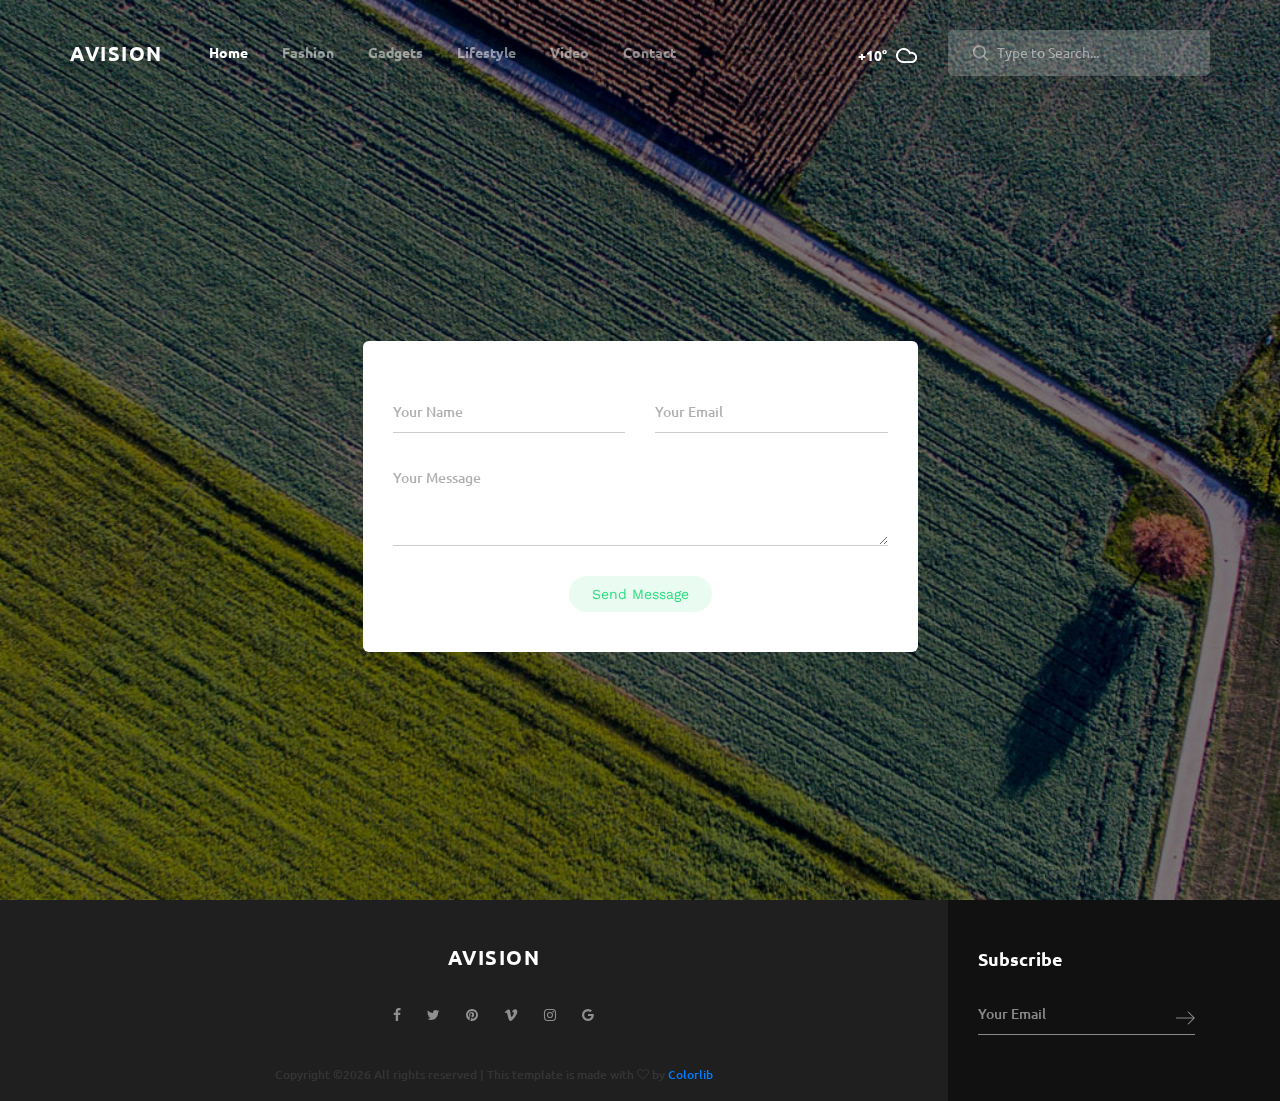
<file: contact.html>
<!DOCTYPE html>
<html lang="en">
<head>
<title>Contact</title>
<meta charset="utf-8">
<meta http-equiv="X-UA-Compatible" content="IE=edge">
<meta name="description" content="Demo project">
<meta name="viewport" content="width=device-width, initial-scale=1">
<link rel="stylesheet" type="text/css" href="styles/bootstrap4/bootstrap.min.css">
<link href="plugins/font-awesome-4.7.0/css/font-awesome.min.css" rel="stylesheet" type="text/css">
<link rel="stylesheet" type="text/css" href="plugins/OwlCarousel2-2.2.1/owl.carousel.css">
<link rel="stylesheet" type="text/css" href="plugins/OwlCarousel2-2.2.1/owl.theme.default.css">
<link rel="stylesheet" type="text/css" href="plugins/OwlCarousel2-2.2.1/animate.css">
<link rel="stylesheet" type="text/css" href="plugins/jquery.mb.YTPlayer-3.1.12/jquery.mb.YTPlayer.css">
<link rel="stylesheet" type="text/css" href="styles/contact.css">
<link rel="stylesheet" type="text/css" href="styles/contact_responsive.css">
</head>
<body>

<div class="super_container">

	<!-- Header -->

	<header class="header">
		<div class="container">
			<div class="row">
				<div class="col">
					<div class="header_content d-flex flex-row align-items-center justify-content-start">
						<div class="logo"><a href="#">avision</a></div>
						<nav class="main_nav">
							<ul>
								<li class="active"><a href="index.html">Home</a></li>
								<li><a href="#">Fashion</a></li>
								<li><a href="#">Gadgets</a></li>
								<li><a href="#">Lifestyle</a></li>
								<li><a href="#">Video</a></li>
								<li><a href="contact.html">Contact</a></li>
							</ul>
						</nav>
						<div class="search_container ml-auto">
							<div class="weather">
								<div class="temperature">+10°</div>
								<img class="weather_icon" src="images/cloud.png" alt="">
							</div>
							<form action="#">
								<input type="search" class="header_search_input" required="required" placeholder="Type to Search...">
								<img class="header_search_icon" src="images/search.png" alt="">
							</form>
							
						</div>
						<div class="hamburger ml-auto menu_mm">
							<i class="fa fa-bars trans_200 menu_mm" aria-hidden="true"></i>
						</div>
					</div>
				</div>
			</div>
		</div>
	</header>

	<!-- Menu -->

	<div class="menu d-flex flex-column align-items-end justify-content-start text-right menu_mm trans_400">
		<div class="menu_close_container"><div class="menu_close"><div></div><div></div></div></div>
		<div class="logo menu_mm"><a href="#">Avision</a></div>
		<div class="search">
			<form action="#">
				<input type="search" class="header_search_input menu_mm" required="required" placeholder="Type to Search...">
				<img class="header_search_icon menu_mm" src="images/search_2.png" alt="">
			</form>
		</div>
		<nav class="menu_nav">
			<ul class="menu_mm">
				<li class="menu_mm"><a href="index.html">home</a></li>
				<li class="menu_mm"><a href="#">Fashion</a></li>
				<li class="menu_mm"><a href="#">Gadgets</a></li>
				<li class="menu_mm"><a href="#">Lifestyle</a></li>
				<li class="menu_mm"><a href="#">Video</a></li>
				<li class="menu_mm"><a href="contact.html">Contact</a></li>
			</ul>
		</nav>
	</div>
	
	<!-- Home -->

	<div class="home">
		<div class="home_background parallax-window" data-parallax="scroll" data-image-src="images/regular.jpg" data-speed="0.8"></div>
		<div class="home_content">
			<div class="container">
				<div class="row">
					<div class="col-lg-6 offset-lg-3">
						<!-- Post Comment -->
						<div class="post_comment">
							<div class="contact_form_container">
								<form action="#">
									<input type="text" class="contact_input contact_input_name" placeholder="Your Name" required="required">
									<input type="email" class="contact_input contact_input_email" placeholder="Your Email" required="required">
									<textarea class="contact_text" placeholder="Your Message" required="required"></textarea>
									<button type="submit" class="contact_button">Send Message</button>
								</form>
							</div>
						</div>
					</div>
				</div>
			</div>		
		</div>
	</div>

	<!-- Footer -->

	<footer class="footer">
		<div class="container">
			<div class="row row-lg-eq-height">
				<div class="col-lg-9 order-lg-1 order-2">
					<div class="footer_content">
						<div class="footer_logo"><a href="#">avision</a></div>
						<div class="footer_social">
							<ul>
								<li class="footer_social_facebook"><a href="#"><i class="fa fa-facebook" aria-hidden="true"></i></a></li>
								<li class="footer_social_twitter"><a href="#"><i class="fa fa-twitter" aria-hidden="true"></i></a></li>
								<li class="footer_social_pinterest"><a href="#"><i class="fa fa-pinterest" aria-hidden="true"></i></a></li>
								<li class="footer_social_vimeo"><a href="#"><i class="fa fa-vimeo" aria-hidden="true"></i></a></li>
								<li class="footer_social_instagram"><a href="#"><i class="fa fa-instagram" aria-hidden="true"></i></a></li>
								<li class="footer_social_google"><a href="#"><i class="fa fa-google" aria-hidden="true"></i></a></li>
							</ul>
						</div>
						<div class="copyright"><!-- Link back to Colorlib can't be removed. Template is licensed under CC BY 3.0. -->
Copyright &copy;<script>document.write(new Date().getFullYear());</script> All rights reserved | This template is made with <i class="fa fa-heart-o" aria-hidden="true"></i> by <a href="https://colorlib.com" target="_blank">Colorlib</a>
<!-- Link back to Colorlib can't be removed. Template is licensed under CC BY 3.0. --></div>
					</div>
				</div>
				<div class="col-lg-3 order-lg-2 order-1">
					<div class="subscribe">
						<div class="subscribe_background"></div>
						<div class="subscribe_content">
							<div class="subscribe_title">Subscribe</div>
							<form action="#">
								<input type="email" class="sub_input" placeholder="Your Email" required="required">
								<button class="sub_button">
									<svg version="1.1" id="link_arrow_1" xmlns="http://www.w3.org/2000/svg" xmlns:xlink="http://www.w3.org/1999/xlink" x="0px" y="0px"
										 width="19px" height="13px" viewBox="0 0 19 13" enable-background="new 0 0 19 13" xml:space="preserve">
										<polygon fill="#FFFFFF" points="12.475,0 11.061,0 17.081,6.021 0,6.021 0,7.021 17.038,7.021 11.06,13 12.474,13 18.974,6.5 "/>
									</svg>
								</button>
							</form>
						</div>
					</div>
				</div>
			</div>
		</div>
	</footer>
</div>

<script src="js/jquery-3.2.1.min.js"></script>
<script src="styles/bootstrap4/popper.js"></script>
<script src="styles/bootstrap4/bootstrap.min.js"></script>
<script src="plugins/OwlCarousel2-2.2.1/owl.carousel.js"></script>
<script src="plugins/easing/easing.js"></script>
<script src="plugins/masonry/masonry.js"></script>
<script src="plugins/parallax-js-master/parallax.min.js"></script>
<script src="js/contact.js"></script>
</body>
</html>
</file>
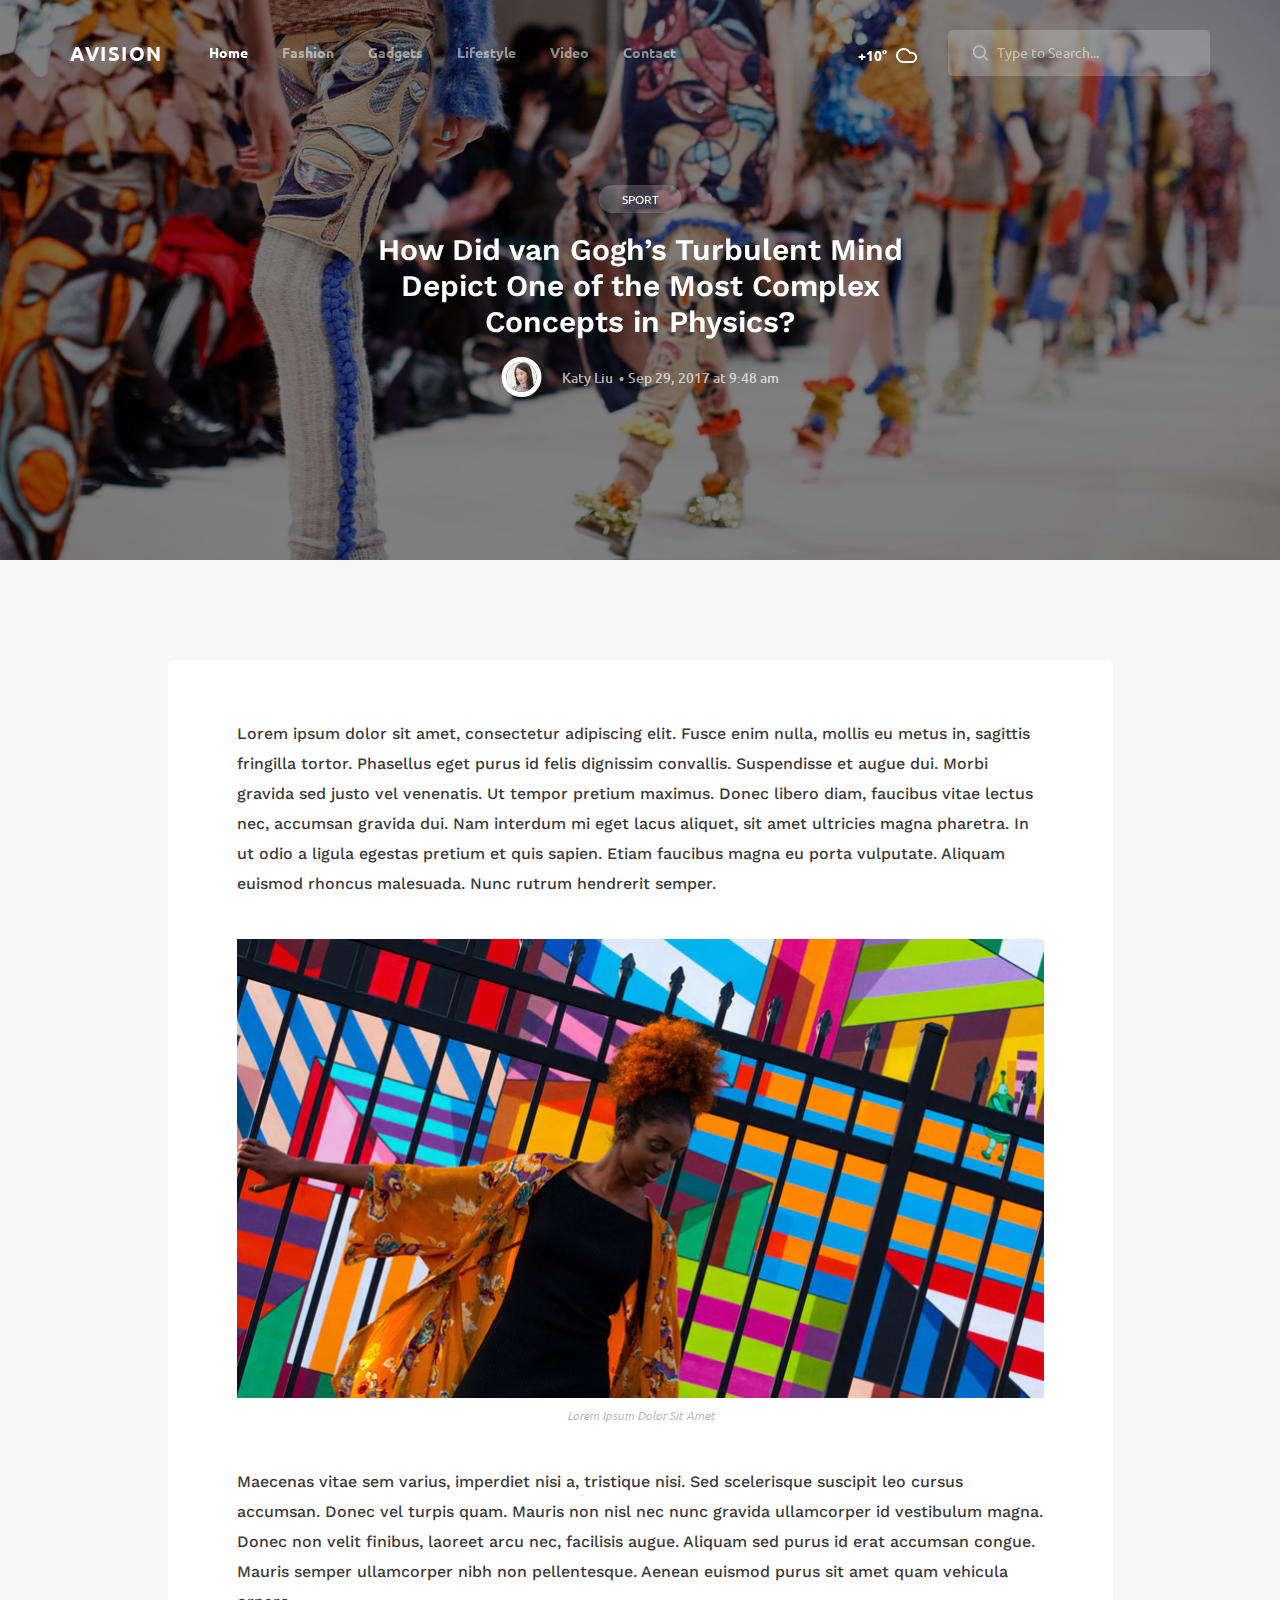
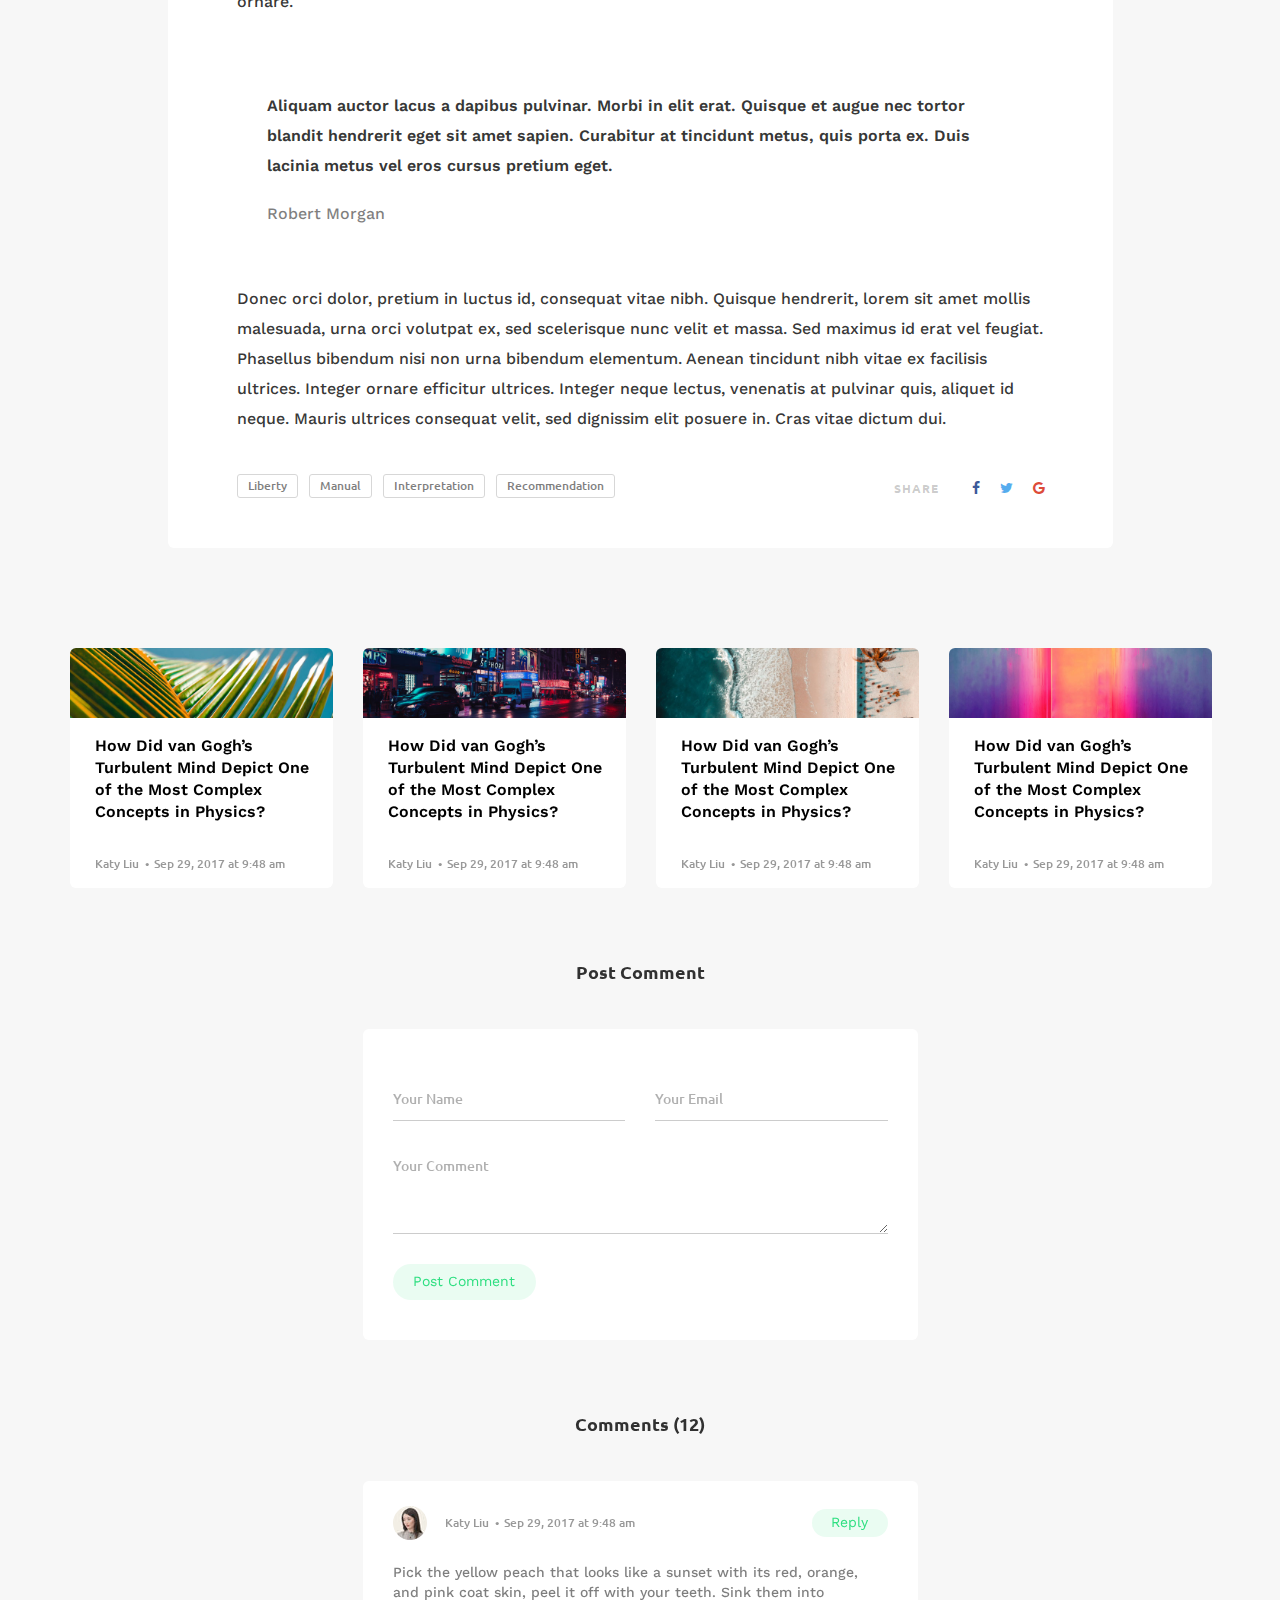
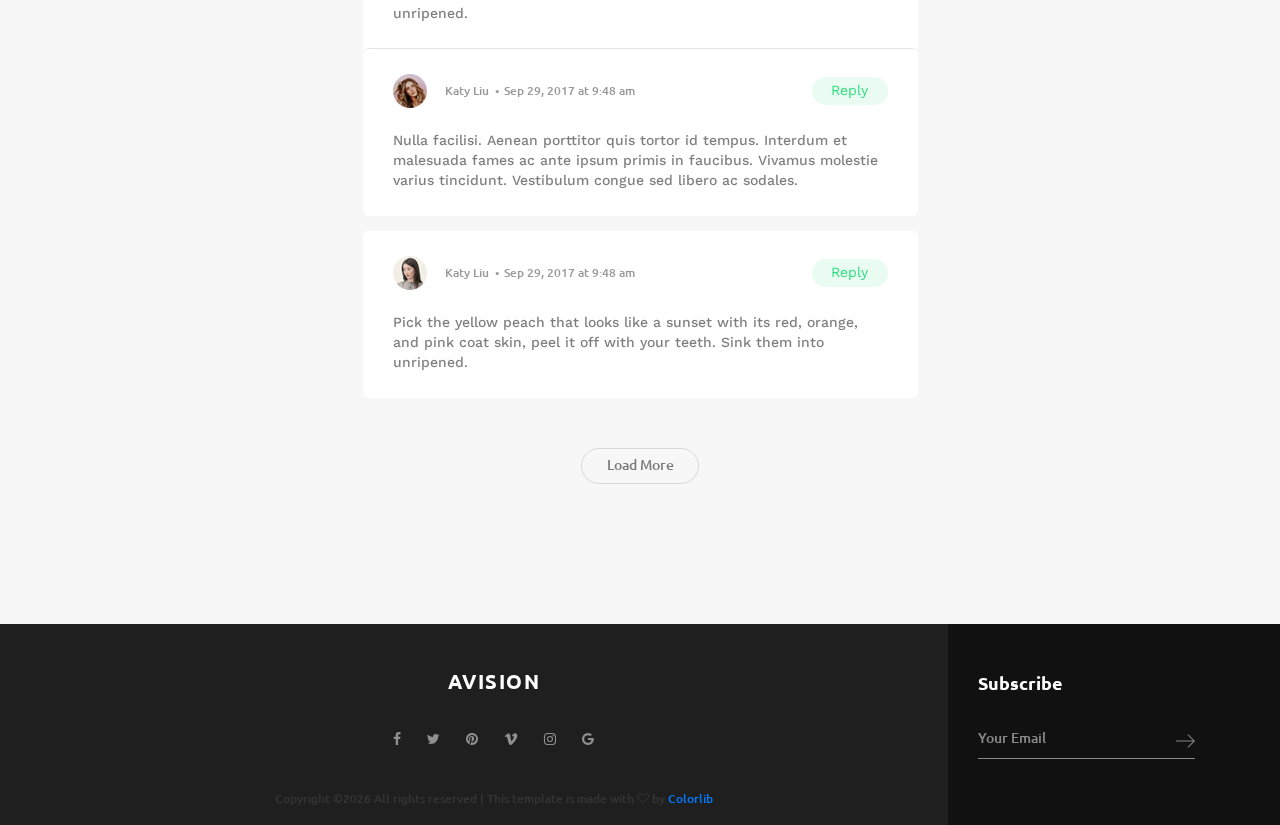
<file: post_nosidebar.html>
<!DOCTYPE html>
<html lang="en">
<head>
<title>Post</title>
<meta charset="utf-8">
<meta http-equiv="X-UA-Compatible" content="IE=edge">
<meta name="description" content="Demo project">
<meta name="viewport" content="width=device-width, initial-scale=1">
<link rel="stylesheet" type="text/css" href="styles/bootstrap4/bootstrap.min.css">
<link href="plugins/font-awesome-4.7.0/css/font-awesome.min.css" rel="stylesheet" type="text/css">
<link rel="stylesheet" type="text/css" href="plugins/OwlCarousel2-2.2.1/owl.carousel.css">
<link rel="stylesheet" type="text/css" href="plugins/OwlCarousel2-2.2.1/owl.theme.default.css">
<link rel="stylesheet" type="text/css" href="plugins/OwlCarousel2-2.2.1/animate.css">
<link rel="stylesheet" type="text/css" href="plugins/jquery.mb.YTPlayer-3.1.12/jquery.mb.YTPlayer.css">
<link rel="stylesheet" type="text/css" href="styles/post_nosidebar.css">
<link rel="stylesheet" type="text/css" href="styles/post_nosidebar_responsive.css">
</head>
<body>

<div class="super_container">

	<!-- Header -->

	<header class="header">
		<div class="container">
			<div class="row">
				<div class="col">
					<div class="header_content d-flex flex-row align-items-center justify-content-start">
						<div class="logo"><a href="#">avision</a></div>
						<nav class="main_nav">
							<ul>
								<li class="active"><a href="index.html">Home</a></li>
								<li><a href="#">Fashion</a></li>
								<li><a href="#">Gadgets</a></li>
								<li><a href="#">Lifestyle</a></li>
								<li><a href="#">Video</a></li>
								<li><a href="contact.html">Contact</a></li>
							</ul>
						</nav>
						<div class="search_container ml-auto">
							<div class="weather">
								<div class="temperature">+10°</div>
								<img class="weather_icon" src="images/cloud.png" alt="">
							</div>
							<form action="#">
								<input type="search" class="header_search_input" required="required" placeholder="Type to Search...">
								<img class="header_search_icon" src="images/search.png" alt="">
							</form>
							
						</div>
						<div class="hamburger ml-auto menu_mm">
							<i class="fa fa-bars trans_200 menu_mm" aria-hidden="true"></i>
						</div>
					</div>
				</div>
			</div>
		</div>
	</header>

	<!-- Menu -->

	<div class="menu d-flex flex-column align-items-end justify-content-start text-right menu_mm trans_400">
		<div class="menu_close_container"><div class="menu_close"><div></div><div></div></div></div>
		<div class="logo menu_mm"><a href="#">Avision</a></div>
		<div class="search">
			<form action="#">
				<input type="search" class="header_search_input menu_mm" required="required" placeholder="Type to Search...">
				<img class="header_search_icon menu_mm" src="images/search_2.png" alt="">
			</form>
		</div>
		<nav class="menu_nav">
			<ul class="menu_mm">
				<li class="menu_mm"><a href="index.html">home</a></li>
				<li class="menu_mm"><a href="#">Fashion</a></li>
				<li class="menu_mm"><a href="#">Gadgets</a></li>
				<li class="menu_mm"><a href="#">Lifestyle</a></li>
				<li class="menu_mm"><a href="#">Video</a></li>
				<li class="menu_mm"><a href="contact.html">Contact</a></li>
			</ul>
		</nav>
	</div>
	
	<!-- Home -->

	<div class="home">
		<div class="home_background parallax-window" data-parallax="scroll" data-image-src="images/post_nosidebar.jpg" data-speed="0.8"></div>
		<div class="home_content">
			<div class="post_category trans_200"><a href="category.html" class="trans_200">sport</a></div>
			<div class="post_title">How Did van Gogh’s Turbulent Mind Depict One of the Most Complex Concepts in Physics?</div>
			<div class="post_author d-flex flex-row align-items-center justify-content-center">
				<div class="author_image"><div><img src="images/author.jpg" alt=""></div></div>
				<div class="post_meta"><a href="#">Katy Liu</a><span>Sep 29, 2017 at 9:48 am</span></div>
			</div>
		</div>
	</div>
	
	<!-- Page Content -->

	<div class="page_content">
		<div class="container">
			<div class="row">

				<!-- Post Content -->

				<div class="col-lg-10 offset-lg-1">
					<div class="post_content">

						<!-- Post Body -->

						<div class="post_body">
							<p class="post_p">Lorem ipsum dolor sit amet, consectetur adipiscing elit. Fusce enim nulla, mollis eu metus in, sagittis fringilla tortor. Phasellus eget purus id felis dignissim convallis. Suspendisse et augue dui. Morbi gravida sed justo vel venenatis. Ut tempor pretium maximus. Donec libero diam, faucibus vitae lectus nec, accumsan gravida dui. Nam interdum mi eget lacus aliquet, sit amet ultricies magna pharetra. In ut odio a ligula egestas pretium et quis sapien. Etiam faucibus magna eu porta vulputate. Aliquam euismod rhoncus malesuada. Nunc rutrum hendrerit semper.</p>
							<figure>
								<img src="images/post_body.jpg" alt="">
								<figcaption>Lorem Ipsum Dolor Sit Amet</figcaption>
							</figure>
							<p class="post_p">Maecenas vitae sem varius, imperdiet nisi a, tristique nisi. Sed scelerisque suscipit leo cursus accumsan. Donec vel turpis quam. Mauris non nisl nec nunc gravida ullamcorper id vestibulum magna. Donec non velit finibus, laoreet arcu nec, facilisis augue. Aliquam sed purus id erat accumsan congue. Mauris semper ullamcorper nibh non pellentesque. Aenean euismod purus sit amet quam vehicula ornare.</p>
							<div class="post_quote">
								<p class="post_p">Aliquam auctor lacus a dapibus pulvinar. Morbi in elit erat. Quisque et augue nec tortor blandit hendrerit eget sit amet sapien. Curabitur at tincidunt metus, quis porta ex. Duis lacinia metus vel eros cursus pretium eget.</p>
								<div class="post_quote_source">Robert Morgan</div>
							</div>
							<p class="post_p">Donec orci dolor, pretium in luctus id, consequat vitae nibh. Quisque hendrerit, lorem sit amet mollis malesuada, urna orci volutpat ex, sed scelerisque nunc velit et massa. Sed maximus id erat vel feugiat. Phasellus bibendum nisi non urna bibendum elementum. Aenean tincidunt nibh vitae ex facilisis ultrices. Integer ornare efficitur ultrices. Integer neque lectus, venenatis at pulvinar quis, aliquet id neque. Mauris ultrices consequat velit, sed dignissim elit posuere in. Cras vitae dictum dui.</p>

							<!-- Post Tags and Share-->
							<div class="tags_share d-flex flex-row align-items-center justify-content-start">
								<div class="post_tags">
									<ul>
										<li class="post_tag"><a href="#">Liberty</a></li>
										<li class="post_tag"><a href="#">Manual</a></li>
										<li class="post_tag"><a href="#">Interpretation</a></li>
										<li class="post_tag"><a href="#">Recommendation</a></li>
									</ul>
								</div>
								<div class="post_share ml-sm-auto">
									<span>share</span>
									<ul class="post_share_list">
										<li class="post_share_item"><a href="#"><i class="fa fa-facebook" aria-hidden="true"></i></a></li>
										<li class="post_share_item"><a href="#"><i class="fa fa-twitter" aria-hidden="true"></i></a></li>
										<li class="post_share_item"><a href="#"><i class="fa fa-google" aria-hidden="true"></i></a></li>
									</ul>
								</div>
							</div>
								
						</div>
					</div>
				</div>

			</div>

			<div class="row">
				<div class="col">
					<!-- Similar Posts -->
					<div class="similar_posts">
						<div class="grid clearfix">

							<!-- Small Card With Image -->
							<div class="card card_small_with_image grid-item">
								<img class="card-img-top" src="images/post_2.jpg" alt="https://unsplash.com/@jakobowens1">
								<div class="card-body">
									<div class="card-title card-title-small"><a href="post.html">How Did van Gogh’s Turbulent Mind Depict One of the Most Complex Concepts in Physics?</a></div>
									<small class="post_meta"><a href="#">Katy Liu</a><span>Sep 29, 2017 at 9:48 am</span></small>
								</div>
							</div>

							<!-- Small Card With Image -->
							<div class="card card_small_with_image grid-item">
								<img class="card-img-top" src="images/post_13.jpg" alt="https://unsplash.com/@jakobowens1">
								<div class="card-body">
									<div class="card-title card-title-small"><a href="post.html">How Did van Gogh’s Turbulent Mind Depict One of the Most Complex Concepts in Physics?</a></div>
									<small class="post_meta"><a href="#">Katy Liu</a><span>Sep 29, 2017 at 9:48 am</span></small>
								</div>
							</div>

							<!-- Small Card With Image -->
							<div class="card card_small_with_image grid-item">
								<img class="card-img-top" src="images/post_26.jpg" alt="https://unsplash.com/@jakobowens1">
								<div class="card-body">
									<div class="card-title card-title-small"><a href="post.html">How Did van Gogh’s Turbulent Mind Depict One of the Most Complex Concepts in Physics?</a></div>
									<small class="post_meta"><a href="#">Katy Liu</a><span>Sep 29, 2017 at 9:48 am</span></small>
								</div>
							</div>

							<!-- Small Card With Image -->
							<div class="card card_small_with_image grid-item">
								<img class="card-img-top" src="images/post_27.jpg" alt="https://unsplash.com/@jakobowens1">
								<div class="card-body">
									<div class="card-title card-title-small"><a href="post.html">How Did van Gogh’s Turbulent Mind Depict One of the Most Complex Concepts in Physics?</a></div>
									<small class="post_meta"><a href="#">Katy Liu</a><span>Sep 29, 2017 at 9:48 am</span></small>
								</div>
							</div>

						</div>
					</div>
					
				</div>
			</div>

			<div class="row">
				<div class="col-lg-6 offset-lg-3">

					<!-- Post Comment -->
					<div class="post_comment">
						<div class="post_comment_title">Post Comment</div>
						<div class="post_comment_form_container">
							<form action="#">
								<input type="text" class="comment_input comment_input_name" placeholder="Your Name" required="required">
								<input type="email" class="comment_input comment_input_email" placeholder="Your Email" required="required">
								<textarea class="comment_text" placeholder="Your Comment" required="required"></textarea>
								<button type="submit" class="comment_button">Post Comment</button>
							</form>
						</div>
					</div>

					<!-- Comments -->
					<div class="comments">
						<div class="comments_title">Comments <span>(12)</span></div>
						<div class="comments_container">
							<ul class="comment_list">
								<li class="comment">
									<div class="comment_body">
										<div class="comment_panel d-flex flex-row align-items-center justify-content-start">
											<div class="comment_author_image"><div><img src="images/comment_author_1.jpg" alt=""></div></div>
											<small class="post_meta"><a href="#">Katy Liu</a><span>Sep 29, 2017 at 9:48 am</span></small>
											<button type="button" class="reply_button ml-auto">Reply</button>
										</div>
										<div class="comment_content">
											<p>Pick the yellow peach that looks like a sunset with its red, orange, and pink coat skin, peel it off with your teeth. Sink them into unripened.</p>
										</div>
									</div>

									<!-- Reply -->
									<ul class="comment_list">
										<li class="comment">
											<div class="comment_body">
												<div class="comment_panel d-flex flex-row align-items-center justify-content-start">
													<div class="comment_author_image"><div><img src="images/comment_author_2.jpg" alt=""></div></div>
													<small class="post_meta"><a href="#">Katy Liu</a><span>Sep 29, 2017 at 9:48 am</span></small>
													<button type="button" class="reply_button ml-auto">Reply</button>
												</div>
												<div class="comment_content">
													<p>Nulla facilisi. Aenean porttitor quis tortor id tempus. Interdum et malesuada fames ac ante ipsum primis in faucibus. Vivamus molestie varius tincidunt. Vestibulum congue sed libero ac sodales.</p>
												</div>
											</div>

											<!-- Reply -->
											<ul class="comment_list">
												
											</ul>
										</li>
									</ul>
								</li>
								<li class="comment">
									<div class="comment_body">
										<div class="comment_panel d-flex flex-row align-items-center justify-content-start">
											<div class="comment_author_image"><div><img src="images/comment_author_1.jpg" alt=""></div></div>
											<small class="post_meta"><a href="#">Katy Liu</a><span>Sep 29, 2017 at 9:48 am</span></small>
											<button type="button" class="reply_button ml-auto">Reply</button>
										</div>
										<div class="comment_content">
											<p>Pick the yellow peach that looks like a sunset with its red, orange, and pink coat skin, peel it off with your teeth. Sink them into unripened.</p>
										</div>
									</div>
								</li>
							</ul>
						</div>
					</div>
					<div class="load_more">
						<div id="load_more" class="load_more_button text-center trans_200">Load More</div>
					</div>
				</div>
			</div>
		</div>

	</div>

	<!-- Footer -->

	<footer class="footer">
		<div class="container">
			<div class="row row-lg-eq-height">
				<div class="col-lg-9 order-lg-1 order-2">
					<div class="footer_content">
						<div class="footer_logo"><a href="#">avision</a></div>
						<div class="footer_social">
							<ul>
								<li class="footer_social_facebook"><a href="#"><i class="fa fa-facebook" aria-hidden="true"></i></a></li>
								<li class="footer_social_twitter"><a href="#"><i class="fa fa-twitter" aria-hidden="true"></i></a></li>
								<li class="footer_social_pinterest"><a href="#"><i class="fa fa-pinterest" aria-hidden="true"></i></a></li>
								<li class="footer_social_vimeo"><a href="#"><i class="fa fa-vimeo" aria-hidden="true"></i></a></li>
								<li class="footer_social_instagram"><a href="#"><i class="fa fa-instagram" aria-hidden="true"></i></a></li>
								<li class="footer_social_google"><a href="#"><i class="fa fa-google" aria-hidden="true"></i></a></li>
							</ul>
						</div>
						<div class="copyright"><!-- Link back to Colorlib can't be removed. Template is licensed under CC BY 3.0. -->
Copyright &copy;<script>document.write(new Date().getFullYear());</script> All rights reserved | This template is made with <i class="fa fa-heart-o" aria-hidden="true"></i> by <a href="https://colorlib.com" target="_blank">Colorlib</a>
<!-- Link back to Colorlib can't be removed. Template is licensed under CC BY 3.0. --></div>
					</div>
				</div>
				<div class="col-lg-3 order-lg-2 order-1">
					<div class="subscribe">
						<div class="subscribe_background"></div>
						<div class="subscribe_content">
							<div class="subscribe_title">Subscribe</div>
							<form action="#">
								<input type="email" class="sub_input" placeholder="Your Email" required="required">
								<button class="sub_button">
									<svg version="1.1" id="link_arrow_1" xmlns="http://www.w3.org/2000/svg" xmlns:xlink="http://www.w3.org/1999/xlink" x="0px" y="0px"
										 width="19px" height="13px" viewBox="0 0 19 13" enable-background="new 0 0 19 13" xml:space="preserve">
										<polygon fill="#FFFFFF" points="12.475,0 11.061,0 17.081,6.021 0,6.021 0,7.021 17.038,7.021 11.06,13 12.474,13 18.974,6.5 "/>
									</svg>
								</button>
							</form>
						</div>
					</div>
				</div>
			</div>
		</div>
	</footer>
</div>

<script src="js/jquery-3.2.1.min.js"></script>
<script src="styles/bootstrap4/popper.js"></script>
<script src="styles/bootstrap4/bootstrap.min.js"></script>
<script src="plugins/OwlCarousel2-2.2.1/owl.carousel.js"></script>
<script src="plugins/easing/easing.js"></script>
<script src="plugins/masonry/masonry.js"></script>
<script src="plugins/parallax-js-master/parallax.min.js"></script>
<script src="js/post_nosidebar.js"></script>
</body>
</html>
</file>
<file: styles/category.css>
@charset "utf-8";
/* CSS Document */

/******************************

[Table of Contents]

1. Fonts
2. Body and some general stuff
3. Header
	3.1 Logo
	3.2 Main Navigation
	3.3 Weather and Search
	3.4 Hamburger
4. Menu
5. Home
6. Main Content
7. Section Panel
8. Cards
9. Load More Button
10. Sidebar
11. Footer


******************************/

/***********
1. Fonts
***********/

@import url('https://fonts.googleapis.com/css?family=Ubuntu:300,400,500,700|Work+Sans:300,400,500,600,700,800,900');

/*********************************
2. Body and some general stuff
*********************************/

*
{
	margin: 0;
	padding: 0;
	-webkit-font-smoothing: antialiased;
	-webkit-text-shadow: rgba(0,0,0,.01) 0 0 1px;
	text-shadow: rgba(0,0,0,.01) 0 0 1px;
}
body
{
	font-family: 'Work Sans', sans-serif;
	font-size: 14px;
	font-weight: 400;
	background: #f7f7f7;
	color: #a5a5a5;
}
div
{
	display: block;
	position: relative;
	-webkit-box-sizing: border-box;
    -moz-box-sizing: border-box;
    box-sizing: border-box;
}
ul
{
	list-style: none;
	margin-bottom: 0px;
}
p
{
	font-family: 'Work Sans', sans-serif;
	font-size: 14px;
	line-height: 1.45;
	font-weight: 500;
	color: rgba(0,0,0,0.5);
	-webkit-font-smoothing: antialiased;
	-webkit-text-shadow: rgba(0,0,0,.01) 0 0 1px;
	text-shadow: rgba(0,0,0,.01) 0 0 1px;
}
p:last-of-type
{
	margin-bottom: 0;
}
p a
{
	display: inline;
	position: relative;
	color: inherit;
	border-bottom: solid 1px #ffa07f;
	-webkit-transition: all 200ms ease;
	-moz-transition: all 200ms ease;
	-ms-transition: all 200ms ease;
	-o-transition: all 200ms ease;
	transition: all 200ms ease;
}
a, a:hover, a:visited, a:active, a:link
{
	text-decoration: none;
	-webkit-font-smoothing: antialiased;
	-webkit-text-shadow: rgba(0,0,0,.01) 0 0 1px;
	text-shadow: rgba(0,0,0,.01) 0 0 1px;
}
p a:active
{
	position: relative;
	color: #FF6347;
}
p a:hover
{
	color: #FFFFFF;
	background: #ffa07f;
}
p a:hover::after
{
	opacity: 0.2;
}
::selection
{
	
}
p::selection
{
	
}
h1{font-size: 48px;}
h2{font-size: 36px;}
h3{font-size: 24px;}
h4{font-size: 18px;}
h5{font-size: 14px;}
h1, h2, h3, h4, h5, h6
{
	font-family: 'Open Sans', sans-serif;
	-webkit-font-smoothing: antialiased;
	-webkit-text-shadow: rgba(0,0,0,.01) 0 0 1px;
	text-shadow: rgba(0,0,0,.01) 0 0 1px;
}
h1::selection, 
h2::selection, 
h3::selection, 
h4::selection, 
h5::selection, 
h6::selection
{
	
}
.form-control
{
	color: #db5246;
}
section
{
	display: block;
	position: relative;
	box-sizing: border-box;
}
.clear
{
	clear: both;
}
.clearfix::before, .clearfix::after
{
	content: "";
	display: table;
}
.clearfix::after
{
	clear: both;
}
.clearfix
{
	zoom: 1;
}
.float_left
{
	float: left;
}
.float_right
{
	float: right;
}
.trans_200
{
	-webkit-transition: all 200ms ease;
	-moz-transition: all 200ms ease;
	-ms-transition: all 200ms ease;
	-o-transition: all 200ms ease;
	transition: all 200ms ease;
}
.trans_300
{
	-webkit-transition: all 300ms ease;
	-moz-transition: all 300ms ease;
	-ms-transition: all 300ms ease;
	-o-transition: all 300ms ease;
	transition: all 300ms ease;
}
.trans_400
{
	-webkit-transition: all 400ms ease;
	-moz-transition: all 400ms ease;
	-ms-transition: all 400ms ease;
	-o-transition: all 400ms ease;
	transition: all 400ms ease;
}
.trans_500
{
	-webkit-transition: all 500ms ease;
	-moz-transition: all 500ms ease;
	-ms-transition: all 500ms ease;
	-o-transition: all 500ms ease;
	transition: all 500ms ease;
}
.fill_height
{
	height: 100%;
}
.super_container
{
	width: 100%;
	overflow: hidden;
}
.prlx_parent
{
	overflow: hidden;
}
.prlx
{
	height: 130% !important;
}
.parallax-window
{
    min-height: 400px;
    background: transparent;
}
.nopadding
{
	padding: 0px !important;
}

/*********************************
3. Header
*********************************/

.header
{
	position: fixed;
	top: 0;
	left: 0;
	width: 100%;
	z-index: 100;
	-webkit-transition: all 200ms ease;
	-moz-transition: all 200ms ease;
	-ms-transition: all 200ms ease;
	-o-transition: all 200ms ease;
	transition: all 200ms ease;
}
.header_content
{
	height: 106px;
	-webkit-transition: all 200ms ease;
	-moz-transition: all 200ms ease;
	-ms-transition: all 200ms ease;
	-o-transition: all 200ms ease;
	transition: all 200ms ease;
}
.header.scrolled
{
	background: rgba(0,0,0,0.75);
	box-shadow: 0px 5px 5px rgba(0,0,0,0.1);
}
.header.scrolled .header_content
{
	height: 80px;
}

/*********************************
3.1 Logo
*********************************/

.logo a
{
	font-family: 'Ubuntu', sans-serif;
	font-size: 20px;
	color: #FFFFFF;
	text-transform: uppercase;
	font-weight: 700;
	letter-spacing: 0.075em;
}

/*********************************
3.2 Main Navigation
*********************************/

.main_nav
{
	margin-left: 46px;
}
.main_nav ul li
{
	display: inline-block;
}
.main_nav ul li:not(:last-child)
{
	margin-right: 29px;
}
.main_nav ul li a
{
	font-family: 'Ubuntu', sans-serif;
	font-size: 14px;
	font-weight: 700;
	color: rgba(255,255,255,0.5);
	-webkit-transition: all 200ms ease;
	-moz-transition: all 200ms ease;
	-ms-transition: all 200ms ease;
	-o-transition: all 200ms ease;
	transition: all 200ms ease;
}
.main_nav ul li a:hover,
.main_nav ul li.active a
{
	color: rgba(255,255,255,1);
}

/*********************************
3.3 Weather and Search
*********************************/

.weather
{
	display: inline-block;
	margin-right: 26px;
	vertical-align: middle;
}
.temperature
{
	display: inline-block;
	vertical-align: middle;
	font-family: 'Ubuntu', sans-serif;
	font-size: 14px;
	font-weight: 700;
	color: #FFFFFF;
	margin-right: 4px;
}
.weather_icon
{
	display: inline-block;
}
.search_container form
{
	display: inline-block;
	position: relative;
}
.header_search_input
{
	display: inline-block;
	width: 262px;
	height: 46px;
	background: rgba(255,255,255,0.2);
	border: none;
	outline: none;
	border-radius: 5px;
	padding-left: 49px;
	color: #FFFFFF;
}
.header_search_input::-webkit-input-placeholder
{
	font-family: 'Ubuntu', sans-serif;
	font-size: 14px !important;
	font-weight: 400 !important;
	color: rgba(255,255,255,0.5) !important;
}
.header_search_input:-moz-placeholder
{
	font-family: 'Ubuntu', sans-serif;
	font-size: 14px !important;
	font-weight: 400 !important;
	color: rgba(255,255,255,0.5) !important;
}
.header_search_input::-moz-placeholder
{
	font-family: 'Ubuntu', sans-serif;
	font-size: 14px !important;
	font-weight: 400 !important;
	color: rgba(255,255,255,0.5) !important;
} 
.header_search_input:-ms-input-placeholder
{ 
	font-family: 'Ubuntu', sans-serif;
	font-size: 14px !important;
	font-weight: 400 !important;
	color: rgba(255,255,255,0.5) !important;
}
.header_search_input::input-placeholder
{
	font-family: 'Ubuntu', sans-serif;
	font-size: 14px !important;
	font-weight: 400 !important;
	color: rgba(255,255,255,0.5) !important;
}
.header_search_icon
{
	position: absolute;
	top: 50%;
	left: 25px;
	-webkit-transform: translateY(-50%);
	-moz-transform: translateY(-50%);
	-ms-transform: translateY(-50%);
	-o-transform: translateY(-50%);
	transform: translateY(-50%);
}

/*********************************
3.4 Hamburger
*********************************/

.hamburger
{
	display: none;
	cursor: pointer;
}
.hamburger i
{
	font-size: 20px;
	color: rgba(255,255,255,1);
}
.hamburger:hover i
{
	color: rgba(255,255,255,0.5);
}

/*********************************
4. Menu
*********************************/

.menu
{
	position: fixed;
	top: 0;
	right: -400px;
	width: 400px;
	height: 100vh;
	background: #FFFFFF;
	z-index: 101;
	padding-right: 60px;
	padding-top: 87px;
	padding-left: 50px;
}
.menu .logo a
{
	color: #000000;
}
.menu.active
{
	right: 0;
}
.menu_close_container
{
	position: absolute;
	top: 30px;
	right: 60px;
	width: 18px;
	height: 18px;
	transform-origin: center center;
	-webkit-transform: rotate(45deg);
	-moz-transform: rotate(45deg);
	-ms-transform: rotate(45deg);
	-o-transform: rotate(45deg);
	transform: rotate(45deg);
	cursor: pointer;
}
.menu_close
{
	width: 100%;
	height: 100%;
	transform-style: preserve-3D;
}
.menu_close div
{
	width: 100%;
	height: 2px;
	background: #232323;
	top: 8px;
	-webkit-transition: all 200ms ease;
	-moz-transition: all 200ms ease;
	-ms-transition: all 200ms ease;
	-o-transition: all 200ms ease;
	transition: all 200ms ease;
}
.menu_close div:last-of-type
{
	-webkit-transform: rotate(90deg) translateX(-2px);
	-moz-transform: rotate(90deg) translateX(-2px);
	-ms-transform: rotate(90deg) translateX(-2px);
	-o-transform: rotate(90deg) translateX(-2px);
	transform: rotate(90deg) translateX(-2px);
	transform-origin: center;
}
.menu_close:hover div
{
	background: #937c6f;
}
.menu .logo
{
	margin-bottom: 60px;
}
.menu_nav ul li
{
	margin-bottom: 11px;
}
.menu_nav ul li a
{
	font-family: 'Ubuntu', sans-serif;
	font-size: 12px;
	text-transform: uppercase;
	color: rgba(0,0,0,1);
	font-weight: 700;
	letter-spacing: 0.1em;
	-webkit-transition: all 200ms ease;
	-moz-transition: all 200ms ease;
	-ms-transition: all 200ms ease;
	-o-transition: all 200ms ease;
	transition: all 200ms ease;
}
.menu_nav ul li a:hover
{
	color: #937c6f;
}
.menu .search
{
	width: 100%;
	margin-bottom: 67px;
}
.search
{
	display: inline-block;
	width: 400px;
	-webkit-transform: translateY(2px);
	-moz-transform: translateY(2px);
	-ms-transform: translateY(2px);
	-o-transform: translateY(2px);
	transform: translateY(2px);
}
.menu .header_search_input
{
	width: 100%;
	background: rgba(0,0,0,0.1);
	border-radius: 6px;
	color: rgba(0,0,0,0.5);
}
.menu .header_search_input::-webkit-input-placeholder
{
	font-family: 'Ubuntu', sans-serif;
	font-size: 14px !important;
	font-weight: 400 !important;
	color: rgba(0,0,0,0.4) !important;
}
.menu .header_search_input:-moz-placeholder
{
	font-family: 'Ubuntu', sans-serif;
	font-size: 14px !important;
	font-weight: 400 !important;
	color: rgba(0,0,0,0.4) !important;
}
.menu .header_search_input::-moz-placeholder
{
	font-family: 'Ubuntu', sans-serif;
	font-size: 14px !important;
	font-weight: 400 !important;
	color: rgba(0,0,0,0.4) !important;
} 
.menu .header_search_input:-ms-input-placeholder
{ 
	font-family: 'Ubuntu', sans-serif;
	font-size: 14px !important;
	font-weight: 400 !important;
	color: rgba(0,0,0,0.4) !important;
}
.menu .header_search_input::input-placeholder
{
	font-family: 'Ubuntu', sans-serif;
	font-size: 14px !important;
	font-weight: 400 !important;
	color: rgba(0,0,0,0.4) !important;
}

/*********************************
5. Home
*********************************/

.home
{
	width: 100%;
	height: 360px;
}
.home_background
{
	position: absolute;
	top: 0;
	left: 0;
	width: 100%;
	height: 100%;
}
.custom_nav_container
{
	z-index: 10;
}
.home_slider_nav_container
{
	position: absolute;
	bottom: 264px;
	left: calc(((100vw - 1170px) / 2) + (1170px * 0.75) + 8px);
}
.custom_dots
{
	display: inline-block;
	height: 12px;
	margin-left: 7px;
	margin-right: 7px;
}
.custom_dot
{
	display: inline-block;
	padding: 2px;
	cursor: pointer;
}
.custom_dot span
{
	display: block;
	width: 4px;
	height: 4px;
	border-radius: 50%;
	background: rgba(255,255,255,0.35);
	-webkit-transition: all 200ms ease;
	-moz-transition: all 200ms ease;
	-ms-transition: all 200ms ease;
	-o-transition: all 200ms ease;
	transition: all 200ms ease;
}
.custom_dot.active span
{
	background: rgba(255,255,255,1);
}
.custom_dot:hover span
{
	background: rgba(255,255,255,1);
}
.custom_prev,
.custom_next
{
	cursor: pointer;
}
.custom_prev, .custom_next
{
	display: inline-block;
	vertical-align: middle;
}
.custom_prev svg polyline,
.custom_next svg polyline
{
	fill: rgba(255,255,255,0.35);
	-webkit-transition: all 200ms ease;
	-moz-transition: all 200ms ease;
	-ms-transition: all 200ms ease;
	-o-transition: all 200ms ease;
	transition: all 200ms ease;
}
.custom_prev:hover svg polyline,
.custom_next:hover svg polyline
{
	fill: rgba(255,255,255,1);
}

/*********************************
6. Main Content
*********************************/

.page_content
{
	background: #f7f7f7;
}
.category
{
	margin-top: 80px;
}

/*********************************
7. Section Panel
*********************************/

.section_panel
{
	z-index: 10;
}
.section_title
{
	font-family: 'Ubuntu', sans-serif;
	font-size: 18px;
	font-weight: 700;
	color: #000000;
	padding-bottom: 10px;
	white-space: nowrap;
	-webkit-transform: translateY(3px);
	-moz-transform: translateY(3px);
	-ms-transform: translateY(3px);
	-o-transform: translateY(3px);
	transform: translateY(3px);
}
.section_title::after
{
	display: block;
	position: absolute;
	bottom: 0;
	left: 0;
	width: 50px;
	height: 2px;
	background: #000000;
	content: '';
}
.section_tags
{
	padding-right: 94px;
}
.section_tags ul li
{
	display: inline-block;
	width: auto;
	height: 28px;
	background: #ededed;
	border-radius: 14px;
	text-align: center;
	padding-left: 22px;
	padding-right: 22px;
}
.section_tags ul li:not(:last-child)
{
	margin-right: 4px;
}
.section_tags ul li a
{
	display: block;
	line-height: 28px;
	font-family: 'Ubuntu', sans-serif;
	font-size: 12px;
	font-weight: 500;
	color: rgba(0,0,0,0.4);
	text-transform: uppercase;
	letter-spacing: 0.025em;
}
.section_tags ul li:hover,
.section_tags ul li.active
{
	background: #FFFFFF;
}
.section_panel_more
{
	position: absolute;
	top: 50%;
	-webkit-transform: translateY(-50%);
	-moz-transform: translateY(-50%);
	-ms-transform: translateY(-50%);
	-o-transform: translateY(-50%);
	transform: translateY(-50%);
	right: 0;
	width: 55px;
}
.section_panel_more ul li
{
	position: relative;
	font-family: 'Ubuntu', sans-serif;
	font-size: 12px;
	font-weight: 500;
	color: rgba(0,0,0,0.4);
	text-transform: uppercase;
	letter-spacing: 0.025em;
}
.section_panel_more ul li a
{
	font-family: 'Ubuntu', sans-serif;
	font-size: 12px;
	font-weight: 500;
	color: rgba(0,0,0,0.4);
	text-transform: uppercase;
	letter-spacing: 0.025em;
}
.section_panel_more > ul > li
{
	padding-right: 20px;
	cursor: default;
	padding-top: 22px;
	padding-bottom: 22px;
}
.section_panel_more > ul > li::after
{
	display: block;
	position: absolute;
	top: 50%;
	-webkit-transform: translateY(-50%);
	-moz-transform: translateY(-50%);
	-ms-transform: translateY(-50%);
	-o-transform: translateY(-50%);
	transform: translateY(-50%);
	right: 0;
	font-family: 'FontAwesome';
	content: '\f107';
}
.section_panel_more > ul > li > ul
{
	position: absolute;
	top: 55px;
	right: 0;
	padding-top: 23px;
	padding-left: 29px;
	padding-right: 60px;
	padding-bottom: 23px;
	background: #FFFFFF;
	box-shadow: 0px 5px 5px rgba(0,0,0,0.1);
	visibility: hidden;
	opacity: 0;
	-webkit-transition: all 200ms ease;
	-moz-transition: all 200ms ease;
	-ms-transition: all 200ms ease;
	-o-transition: all 200ms ease;
	transition: all 200ms ease;
}
.section_panel_more > ul > li:hover > ul
{
	visibility: visible;
	opacity: 1;
}
.section_panel_more > ul > li:hover::after
{
	content: '\f106';
}
.section_panel_more > ul > li > ul li:not(:last-child)
{
	margin-bottom: 10px;
}
.section_panel_more > ul > li > ul li a
{
	font-family: 'Ubuntu', sans-serif;
	font-size: 12px;
	font-weight: 500;
	color: rgba(0,0,0,0.4);
	text-transform: uppercase;
	letter-spacing: 0.025em;
	white-space: nowrap;
	-webkit-transition: all 200ms ease;
	-moz-transition: all 200ms ease;
	-ms-transition: all 200ms ease;
	-o-transition: all 200ms ease;
	transition: all 200ms ease;
}
.section_panel_more > ul > li > ul li a:hover
{
	color: rgba(0,0,0,0.8);
}
.section_content
{
	padding-top: 33px;
}

/*********************************
8. Cards
*********************************/

.card
{
	border: none;
	border-radius: 6px;
	margin-top: 15px;
}
.card-body
{
	padding-top: 16px;
	padding-left: 25px;
	padding-bottom: 15px;
}
.card-img-top
{
	border-top-left-radius: 6px;
    border-top-right-radius: 6px;
}  
.card-title a
{
	font-size: 18px;
	font-weight: 600;
	color: rgba(0,0,0,1);
	line-height: 1.33;
	-webkit-transition: all 200ms ease;
	-moz-transition: all 200ms ease;
	-ms-transition: all 200ms ease;
	-o-transition: all 200ms ease;
	transition: all 200ms ease;
}
.card-title-small a
{
	font-size: 16px;
	line-height: 1.375;
}
.card-title a:hover
{
	color: rgba(0,0,0,0.5);
}
.card-text
{
	margin-top: -1px;
}
.post_meta
{
	display: block;
	font-family: 'Ubuntu', sans-serif;
	color: rgba(0,0,0,0.4);
	font-size: 12px;
	font-weight: 500;
	margin-top: 22px;
}
.post_meta a,
.post_meta span
{
	display: inline-block;
	position: relative;
	font-family: 'Ubuntu', sans-serif;
	color: rgba(0,0,0,0.4);
	font-size: 12px;
	font-weight: 500;
}
.post_meta span
{
	margin-left: 10px;
	padding-left: 5px;
}
.post_meta span::before
{
	display: block;
	position: absolute;
	top: 1px;
	left: -4px;
	content: '•';
}
.post_row
{
	
}
.grid
{
	width: calc(100% + 30px);
}
.grid-item
{
	float: left;
}
.card_largest_with_image,
.card_large_with_background,
.card_large_with_image
{
	width: 555px;
	/*height: 325px;*/
}
.card_small_no_image,
.card_small_with_background,
.card_small_with_image,
.card_default_no_image,
.card_default_with_background
{
	width: 263px;
}
.card_small_with_image .card-body
{
	padding-top: 17px;
}
.card_small_with_image .post_meta
{
	margin-top: 32px;
}
.card_default:not(:last-child)
{
	/*margin-bottom: 15px;*/
}
.card_default .card-body
{
	padding-top: 17px;
}
.card_default .post_meta
{
	margin-top: 17px;
}
.card_small_with_background .card-title a
{
	color: #FFFFFF;
}
.card_background
{
	position: absolute;
	top: 0;
	left: 0;
	width: 100%;
	height: 100%;
	background-repeat: no-repeat;
	background-size: cover;
	background-position: center center;
	border-radius: 6px;
	overflow: hidden;
}
.card_small_with_background .post_meta span,
.card_small_with_background .post_meta a
{
	color: rgba(255,255,255,0.5);
}
.card_small_with_background .post_meta
{
	margin-top: 18px;
}
.card_default_no_image .card-body
{
	padding-top: 16px;
	padding-bottom: 6px !important;
}
.card_default_no_image .card-title a
{
	font-size: 14px;
	line-height: 1.3;
	font-weight: 500;
}
.card_default_no_image .card-title
{
	line-height: 1.3;
}
.card_default_no_image .card-body
{
	padding-bottom: 10px;
}
.card_default_with_background .card-body
{
	padding-top: 16px;
	padding-bottom: 6px !important;
}
.card_default_with_background .card-title a
{
	font-size: 14px;
	line-height: 1.3;
	font-weight: 500;
	color: #FFFFFF;
}
.card_default_with_background .card-title
{
	line-height: 1.3;
}
.card_default_with_background .card-body
{
	padding-bottom: 10px;
}
.card_large_with_background .card-title a
{
	color: #FFFFFF;
	font-weight: 500;
}
.card_large_with_background .post_meta
{
	margin-top: 58px;
}
.card_large_with_background .post_meta span,
.card_large_with_background .post_meta a
{
	color: rgba(255,255,255,0.5);
}

/*********************************
9. Load More Button
*********************************/

.load_more
{
	margin-top: 80px;
	margin-bottom: 140px;
}
.load_more_button
{
	width: 118px;
	height: 36px;
	background: transparent;
	border: solid 1px #d7d7d7;
	border-radius: 18px;
	margin: 0 auto;
	line-height: 32px;
	font-family: 'Ubuntu', sans-serif;
	font-size: 14px;
	font-weight: 500;
	color: rgba(0,0,0,0.5);
	cursor: pointer;
}
.load_more_button:hover
{
	background: #d7d7d7;
}

/*********************************
10. Sidebar
*********************************/

.sidebar
{
	width: 100%;
	height: 100%;
	padding-top: 83px;
	padding-left: 30px;
	padding-bottom: 80px;
}
.sidebar_background
{
	position: absolute;
	top: 0;
	left: 0;
	width: 375px;
	height: 100%;
	background: #ededed;
}
.sidebar_title
{
	font-family: 'Ubuntu', sans-serif;
	font-size: 18px;
	font-weight: 700;
	color: #000000;
}
.sidebar_section_content
{
	padding-top: 55px;
}
.sidebar_slider_container
{
	width: 100%;
}
.side_post a
{
	display: block;
}
.side_post:not(:last-child)
{
	margin-bottom: 15px;
}
.side_post_image div
{
	width: 70px;
	height: 70px;
	border-radius: 6px;
	overflow: hidden;
}
.side_post_image div img
{
	max-width: 100%;
}
.side_post_content
{
	padding-left: 20px;
	margin-top: -5px;
}
.side_post_title
{
	font-size: 14px;
	font-weight: 500;
	color: rgba(0,0,0,1);
	line-height: 1.285;
	-webkit-transition: all 200ms ease;
	-moz-transition: all 200ms ease;
	-ms-transition: all 200ms ease;
	-o-transition: all 200ms ease;
	transition: all 200ms ease;
}
.side_post_title:hover
{
	color: rgba(0,0,0,0.5);
}
.side_post_content .post_meta
{
	margin-top: 7px;
}
.sidebar_slider_nav
{
	position: absolute;
	top: 5px;
	right: 0;
}
.sidebar_slider_nav_container .custom_prev svg polyline,
.sidebar_slider_nav_container .custom_next svg polyline
{
	fill: rgba(0,0,0,0.15);
	-webkit-transition: all 200ms ease;
	-moz-transition: all 200ms ease;
	-ms-transition: all 200ms ease;
	-o-transition: all 200ms ease;
	transition: all 200ms ease;
}
.sidebar_slider_nav_container .custom_prev:hover svg polyline,
.sidebar_slider_nav_container .custom_next:hover svg polyline
{
	fill: rgba(0,0,0,1);
}
.sidebar_slider_nav_container .custom_dot span
{
	background: rgba(0,0,0,0.15);
}
.sidebar_slider_nav_container .custom_dot:hover span,
.sidebar_slider_nav_container .custom_dot.active span
{
	background: rgba(0,0,0,1);
}
.advertising
{
	width: 100%;
	height: 340px;
	margin-top: 80px;
}
.advertising_background
{
	position: absolute;
	top: 0;
	left: 0;
	width: 100%;
	height: 100%;
	background-repeat: no-repeat;
	background-size: cover;
	background-position: center center;
}
.advertising_content
{
	width: 100%;
	height: 100%;
	padding-left: 28px;
	padding-bottom: 25px;
	padding-right: 15px;
}
.advertising_perc
{
	font-family: 'Ubuntu', sans-serif;
	font-size: 12px;
	font-weight: 700;
	color: #2ddf80;
	margin-bottom: 14px;
}
.advertising_link a
{
	font-size: 24px;
	font-weight: 600;
	color: rgba(255,255,255,1);
	line-height: 1.33;
	-webkit-transition: all 200ms ease;
	-moz-transition: all 200ms ease;
	-ms-transition: all 200ms ease;
	-o-transition: all 200ms ease;
	transition: all 200ms ease;
}
.advertising_link a:hover
{
	color: rgba(255,255,255,0.5);
}
.newest_videos
{
	margin-top: 72px;
}
.newest_videos .side_post_image div
{
	border-radius: 50%;
	overflow: hidden;
}
.advertising_2
{
	width: 100%;
	height: 140px;
	margin-top: 80px;
}
.advertising_2_content
{
	width: 100%;
	height: 100%;
}
.advertising_2_link a
{
	font-size: 20px;
	color: rgba(255,255,255,1);
	font-weight: 400;
	-webkit-transition: all 200ms ease;
	-moz-transition: all 200ms ease;
	-ms-transition: all 200ms ease;
	-o-transition: all 200ms ease;
	transition: all 200ms ease;
}
.advertising_2_link a span
{
	font-weight: 600;
}
.advertising_2_link a:hover
{
	color: rgba(255,255,255,0.5);
}
.future_events
{
	margin-top: 72px;
}
.event_date
{
	text-align: center;
	width: 70px;
	height: 70px;
}
.event_day
{
	font-size: 40px;
	font-weight: 800;
	color: rgba(0,0,0,0.15);
	line-height: 0.75;
}
.event_month
{
	font-size: 18px;
	font-weight: 900;
	text-transform: uppercase;
	color: rgba(0,0,0,0.15);
	line-height: 0.75;
	margin-top: 13px;
}

/*********************************
11. Footer
*********************************/

.footer
{
	width: 100%;
	background: #1f1f1f;
}
.footer_content
{
	padding-top: 50px;
	text-align: center;
	padding-bottom: 17px;
}
.footer_logo a
{
	font-family: 'Ubuntu', sans-serif;
	font-size: 20px;
	font-weight: 700;
	color: #FFFFFF;
	letter-spacing: 0.075em;
	text-transform: uppercase;
	line-height: 0.75;
}
.footer_social
{
	margin-top: 34px;
}
.footer_social ul li
{
	display: inline-block;
}
.footer_social ul li:not(:last-child)
{
	margin-right: 21px;
}
.footer_social ul li i
{
	color: #8f8f8f;
}
.footer_social_facebook:hover i
{
	color: #3b5999;
}
.footer_social_twitter:hover i
{
	color: #55acee;
}
.footer_social_pinterest:hover i
{
	color: #bd081c;
}
.footer_social_vimeo:hover i
{
	color: #1ab7ea;
}
.footer_social_instagram:hover i
{
	color: #c26d7a;
}
.footer_social_google:hover i
{
	color: #dd4b39;
}
.copyright
{
	font-family: 'Ubuntu', sans-serif;
	font-size: 12px;
	font-weight: 500;
	color: rgba(255,255,255,0.1);
	margin-top: 40px;
}
.subscribe
{
	width: 100%;
	height: 100%;
}
.subscribe_background
{
	position: absolute;
	top: 0;
	left: 0;
	width: 375px;
	height: 100%;
	background: #111111;
}
.subscribe_content
{
	width: 100%;
	padding-left: 30px;
	padding-right: 15px;
	padding-top: 45px;
}
.subscribe_title
{
	font-family: 'Ubuntu', sans-serif;
	font-size: 18px;
	font-weight: 700;
	color: #FFFFFF;
	margin-bottom: 32px;
}
.subscribe_content form
{
	position: relative;
	width: 100%;
}
.sub_input
{
	width: 100%;
	background: transparent;
	border: none;
	outline: none;
	border-bottom: solid 1px #888888;
	padding-bottom: 9px;
	color: #FFFFFF;
}
.sub_input::-webkit-input-placeholder
{
	font-family: 'Ubuntu', sans-serif;
	font-size: 14px !important;
	font-weight: 500 !important;
	color: rgba(255,255,255,0.5) !important;
}
.sub_input:-moz-placeholder
{
	font-family: 'Ubuntu', sans-serif;
	font-size: 14px !important;
	font-weight: 500 !important;
	color: rgba(255,255,255,0.5) !important;
}
.sub_input::-moz-placeholder
{
	font-family: 'Ubuntu', sans-serif;
	font-size: 14px !important;
	font-weight: 500 !important;
	color: rgba(255,255,255,0.5) !important;
} 
.sub_input:-ms-input-placeholder
{ 
	font-family: 'Ubuntu', sans-serif;
	font-size: 14px !important;
	font-weight: 500 !important;
	color: rgba(255,255,255,0.5) !important;
}
.sub_input::input-placeholder
{
	font-family: 'Ubuntu', sans-serif;
	font-size: 14px !important;
	font-weight: 500 !important;
	color: rgba(255,255,255,0.5) !important;
}
.sub_button
{
	position: absolute;
	top: 50%;
	-webkit-transform: translateY(-50%);
	-moz-transform: translateY(-50%);
	-ms-transform: translateY(-50%);
	-o-transform: translateY(-50%);
	transform: translateY(-50%);
	right: 0;
	background: transparent;
	border: none;
	outline: none;
}
.sub_button svg polygon
{
	fill: rgba(255,255,255,0.5);
}
.subscribe_content form:hover .sub_button svg polygon,
.subscribe_content form:focus .sub_button svg polygon
{
	fill: #37d27f;
}
.subscribe_content form:hover .sub_input,
.sub_input:focus
{
	border-bottom: solid 1px rgba(255,255,255,1);
}
</file>
<file: styles/category_responsive.css>
@charset "utf-8";
/* CSS Document */

/******************************

[Table of Contents]

1. 1600px
2. 1440px
3. 1280px
4. 1199px
5. 1024px
6. 991px
7. 959px
8. 880px
9. 768px
10. 767px
11. 539px
12. 479px
13. 400px

******************************/

/************
1. 1600px
************/

@media only screen and (max-width: 1600px)
{
	
}

/************
2. 1440px
************/

@media only screen and (max-width: 1440px)
{
	
}

/************
3. 1380px
************/

@media only screen and (max-width: 1380px)
{
	.home_slider_next
	{
		width: 315px;
	}
}

/************
3. 1280px
************/

@media only screen and (max-width: 1280px)
{
	.home_slider_next
	{
		width: 285px;
	}
	.home_slider_next_link
	{
		font-size: 16px;
	}
}

/************
4. 1199px
************/

@media only screen and (max-width: 1199px)
{
	.header_search_input
	{
		width: 193px;
	}
	.home_slider_next_container
	{
		left: calc(((100vw - 960px) / 2) + (960px * 0.75) + 8px);
	}
	.home_slider_nav_container
	{
		left: calc(((100vw - 960px) / 2) + (960px * 0.75) + 8px);
	}
	.section_tags
	{
		padding-right: 75px;
	}
	.section_tags ul li
	{
		display: none;
	}
	.section_tags ul li:nth-child(-n+4)
	{
		display: inline-block !important;
	}
	.card_largest_with_image,
	.card_large_with_background,
	.card_large_with_image
	{
		width: 690px;
		/*height: 325px;*/
	}
	.card_small_no_image,
	.card_small_with_background,
	.card_small_with_image,
	.card_default_no_image,
	.card_default_with_background
	{
		width: 330px;
	}
	.side_post_image div
	{
		width: 50px;
		height: 50px;
	}
	.sidebar_title_container
	{
		padding-bottom: 10px;
	}
	.sidebar_slider_nav
	{
		position: absolute;
	    top: 37px;
	    right: auto;
	    left: 0;
	}
}

/************
4. 1100px
************/

@media only screen and (max-width: 1100px)
{
	
}

/************
5. 1024px
************/

@media only screen and (max-width: 1024px)
{
	
}

/************
6. 991px
************/

@media only screen and (max-width: 991px)
{
	.similar_posts_container
	{

	}
	.similar_post
	{
		display: none;
	}
	.home_slider_item_title a
	{
		font-size: 28px;
	}
	.home_slider_content
	{
		max-width: 360px;
	}
	.home_slider_next_container
	{
		left: auto;
		right: 0;
	}
	.home_slider_nav_container
	{
		left: auto;
		right: 305px;
	}
	.home_slider_next
	{
		width: 375px;
	}
	.home_slider_next_link
	{
		font-size: 20px;
	}
	.main_nav
	{
		display: none;
	}
	.search_container
	{
		display: none;
	}
	.hamburger
	{
		display: block;
	}
	.sidebar
	{
		padding-left: 15px;
		padding-right: 15px;
		padding-bottom: 100px;
	}
	.sidebar_title_container
	{
		padding-bottom: 0px;
	}
	.sidebar_slider_nav
	{
		position: absolute;
	    top: 5px;
	    right: 0;
	    left: auto;
	}
	.sidebar_background
	{
		width: 100%;
	}
	.side_post_image div
	{
		width: 70px;
		height: 70px;
	}
	.subscribe
	{
		padding-bottom: 60px;
	}
	.subscribe_background
	{
		width: 100%;
	}
}

/************
7. 959px
************/

@media only screen and (max-width: 959px)
{
	
}

/************
8. 880px
************/

@media only screen and (max-width: 880px)
{
	
}

/************
9. 768px
************/

@media only screen and (max-width: 768px)
{
	.section_tags ul li
	{
		display: none;
	}
	.section_tags ul li:nth-child(-n+4)
	{
		display: none !important;
	}
	.section_tags ul li:nth-child(-n+3)
	{
		display: inline-block !important;
	}
}

/************
10. 767px
************/

@media only screen and (max-width: 767px)
{
	.home_slider_next
	{
		width: 285px;
		height: 210px;
	}
	.home_slider_next_link
	{
		font-size: 16px;
	}
	.home_slider_nav_container
	{
		right: 215px;
		bottom: 227px;
	}
	.section_tags
	{
		display: none;
	}
	.grid
	{
		width: 100%;
	}
	.card_largest_with_image,
	.card_large_with_background,
	.card_large_with_image
	{
		width: 100%;
		/*height: 325px;*/
	}
	.card_small_no_image,
	.card_small_with_background,
	.card_small_with_image,
	.card_default_no_image,
	.card_default_with_background
	{
		width: 100%;
	}
	.videos
	{
		height: auto;
	}
	.player_container
	{
		height: 287px !important;
	}
	.playlist
	{
		position: relative;
		top: auto;
		left: auto;
		right: auto;
		width: 100%;
		height: auto;
		padding-left: 35px;
	}
	.playlist_background
	{
		width: 100%;
	}
	.player_container
	{
		width: 100%;
	}
}

/************
11. 575px
************/

@media only screen and (max-width: 575px)
{
	p
	{
		font-size: 12px;
	}
	.menu
	{
		width: 100%;
		right: -100%;
		padding-right: 15px;
		padding-left: 30px;
		padding-top: 61px;
	}
	.menu_close_container
	{
		right: 13px;
		top: 15px;
	}
	.menu .logo
	{
		margin-bottom: 20px;
	}
	.menu .search
	{
		margin-bottom: 29px;
	}
	.header.scrolled .header_content
	{
		height: 60px;
	}
	.home_slider_next_container,
	.home_slider_nav_container
	{
		display: none;
	}
	.home_slider_item_title a
	{
		font-size: 24px;
	}
	.card-body
	{
		padding-left: 15px;
		padding-right: 15px;
	}
}

/************
11. 539px
************/

@media only screen and (max-width: 539px)
{
	
}

/************
12. 480px
************/

@media only screen and (max-width: 480px)
{
	
}

/************
13. 479px
************/

@media only screen and (max-width: 479px)
{
	
}

/************
14. 400px
************/

@media only screen and (max-width: 400px)
{
	
}
</file>
<file: styles/contact.css>
@charset "utf-8";
/* CSS Document */

/******************************

[Table of Contents]

1. Fonts
2. Body and some general stuff
3. Header
	3.1 Logo
	3.2 Main Navigation
	3.3 Weather and Search
	3.4 Hamburger
4. Menu
5. Home
6. Post Content
7. Footer


******************************/

/***********
1. Fonts
***********/

@import url('https://fonts.googleapis.com/css?family=Ubuntu:300,400,500,700|Work+Sans:300,400,500,600,700,800,900');

/*********************************
2. Body and some general stuff
*********************************/

*
{
	margin: 0;
	padding: 0;
	-webkit-font-smoothing: antialiased;
	-webkit-text-shadow: rgba(0,0,0,.01) 0 0 1px;
	text-shadow: rgba(0,0,0,.01) 0 0 1px;
}
body
{
	font-family: 'Work Sans', sans-serif;
	font-size: 14px;
	font-weight: 400;
	background: #f7f7f7;
	color: #a5a5a5;
}
div
{
	display: block;
	position: relative;
	-webkit-box-sizing: border-box;
    -moz-box-sizing: border-box;
    box-sizing: border-box;
}
ul
{
	list-style: none;
	margin-bottom: 0px;
}
p
{
	font-family: 'Work Sans', sans-serif;
	font-size: 14px;
	line-height: 1.45;
	font-weight: 500;
	color: rgba(0,0,0,0.5);
	-webkit-font-smoothing: antialiased;
	-webkit-text-shadow: rgba(0,0,0,.01) 0 0 1px;
	text-shadow: rgba(0,0,0,.01) 0 0 1px;
}
p:last-of-type
{
	margin-bottom: 0;
}
p a
{
	display: inline;
	position: relative;
	color: inherit;
	border-bottom: solid 1px #ffa07f;
	-webkit-transition: all 200ms ease;
	-moz-transition: all 200ms ease;
	-ms-transition: all 200ms ease;
	-o-transition: all 200ms ease;
	transition: all 200ms ease;
}
a, a:hover, a:visited, a:active, a:link
{
	text-decoration: none;
	-webkit-font-smoothing: antialiased;
	-webkit-text-shadow: rgba(0,0,0,.01) 0 0 1px;
	text-shadow: rgba(0,0,0,.01) 0 0 1px;
}
p a:active
{
	position: relative;
	color: #FF6347;
}
p a:hover
{
	color: #FFFFFF;
	background: #ffa07f;
}
p a:hover::after
{
	opacity: 0.2;
}
::selection
{
	
}
p::selection
{
	
}
h1{font-size: 48px;}
h2{font-size: 36px;}
h3{font-size: 24px;}
h4{font-size: 18px;}
h5{font-size: 14px;}
h1, h2, h3, h4, h5, h6
{
	font-family: 'Open Sans', sans-serif;
	-webkit-font-smoothing: antialiased;
	-webkit-text-shadow: rgba(0,0,0,.01) 0 0 1px;
	text-shadow: rgba(0,0,0,.01) 0 0 1px;
}
h1::selection, 
h2::selection, 
h3::selection, 
h4::selection, 
h5::selection, 
h6::selection
{
	
}
.form-control
{
	color: #db5246;
}
section
{
	display: block;
	position: relative;
	box-sizing: border-box;
}
.clear
{
	clear: both;
}
.clearfix::before, .clearfix::after
{
	content: "";
	display: table;
}
.clearfix::after
{
	clear: both;
}
.clearfix
{
	zoom: 1;
}
.float_left
{
	float: left;
}
.float_right
{
	float: right;
}
.trans_200
{
	-webkit-transition: all 200ms ease;
	-moz-transition: all 200ms ease;
	-ms-transition: all 200ms ease;
	-o-transition: all 200ms ease;
	transition: all 200ms ease;
}
.trans_300
{
	-webkit-transition: all 300ms ease;
	-moz-transition: all 300ms ease;
	-ms-transition: all 300ms ease;
	-o-transition: all 300ms ease;
	transition: all 300ms ease;
}
.trans_400
{
	-webkit-transition: all 400ms ease;
	-moz-transition: all 400ms ease;
	-ms-transition: all 400ms ease;
	-o-transition: all 400ms ease;
	transition: all 400ms ease;
}
.trans_500
{
	-webkit-transition: all 500ms ease;
	-moz-transition: all 500ms ease;
	-ms-transition: all 500ms ease;
	-o-transition: all 500ms ease;
	transition: all 500ms ease;
}
.fill_height
{
	height: 100%;
}
.super_container
{
	width: 100%;
	overflow: hidden;
}
.prlx_parent
{
	overflow: hidden;
}
.prlx
{
	height: 130% !important;
}
.parallax-window
{
    min-height: 400px;
    background: transparent;
}
.nopadding
{
	padding: 0px !important;
}

/*********************************
3. Header
*********************************/

.header
{
	position: fixed;
	top: 0;
	left: 0;
	width: 100%;
	z-index: 100;
	-webkit-transition: all 200ms ease;
	-moz-transition: all 200ms ease;
	-ms-transition: all 200ms ease;
	-o-transition: all 200ms ease;
	transition: all 200ms ease;
}
.header_content
{
	height: 106px;
	-webkit-transition: all 200ms ease;
	-moz-transition: all 200ms ease;
	-ms-transition: all 200ms ease;
	-o-transition: all 200ms ease;
	transition: all 200ms ease;
}
.header.scrolled
{
	background: rgba(0,0,0,0.75);
	box-shadow: 0px 5px 5px rgba(0,0,0,0.1);
}
.header.scrolled .header_content
{
	height: 80px;
}

/*********************************
3.1 Logo
*********************************/

.logo a
{
	font-family: 'Ubuntu', sans-serif;
	font-size: 20px;
	color: #FFFFFF;
	text-transform: uppercase;
	font-weight: 700;
	letter-spacing: 0.075em;
}

/*********************************
3.2 Main Navigation
*********************************/

.main_nav
{
	margin-left: 46px;
}
.main_nav ul li
{
	display: inline-block;
}
.main_nav ul li:not(:last-child)
{
	margin-right: 29px;
}
.main_nav ul li a
{
	font-family: 'Ubuntu', sans-serif;
	font-size: 14px;
	font-weight: 700;
	color: rgba(255,255,255,0.5);
	-webkit-transition: all 200ms ease;
	-moz-transition: all 200ms ease;
	-ms-transition: all 200ms ease;
	-o-transition: all 200ms ease;
	transition: all 200ms ease;
}
.main_nav ul li a:hover,
.main_nav ul li.active a
{
	color: rgba(255,255,255,1);
}

/*********************************
3.3 Weather and Search
*********************************/

.weather
{
	display: inline-block;
	margin-right: 26px;
	vertical-align: middle;
}
.temperature
{
	display: inline-block;
	vertical-align: middle;
	font-family: 'Ubuntu', sans-serif;
	font-size: 14px;
	font-weight: 700;
	color: #FFFFFF;
	margin-right: 4px;
}
.weather_icon
{
	display: inline-block;
}
.search_container form
{
	display: inline-block;
	position: relative;
}
.header_search_input
{
	display: inline-block;
	width: 262px;
	height: 46px;
	background: rgba(255,255,255,0.2);
	border: none;
	outline: none;
	border-radius: 5px;
	padding-left: 49px;
	color: #FFFFFF;
}
.header_search_input::-webkit-input-placeholder
{
	font-family: 'Ubuntu', sans-serif;
	font-size: 14px !important;
	font-weight: 400 !important;
	color: rgba(255,255,255,0.5) !important;
}
.header_search_input:-moz-placeholder
{
	font-family: 'Ubuntu', sans-serif;
	font-size: 14px !important;
	font-weight: 400 !important;
	color: rgba(255,255,255,0.5) !important;
}
.header_search_input::-moz-placeholder
{
	font-family: 'Ubuntu', sans-serif;
	font-size: 14px !important;
	font-weight: 400 !important;
	color: rgba(255,255,255,0.5) !important;
} 
.header_search_input:-ms-input-placeholder
{ 
	font-family: 'Ubuntu', sans-serif;
	font-size: 14px !important;
	font-weight: 400 !important;
	color: rgba(255,255,255,0.5) !important;
}
.header_search_input::input-placeholder
{
	font-family: 'Ubuntu', sans-serif;
	font-size: 14px !important;
	font-weight: 400 !important;
	color: rgba(255,255,255,0.5) !important;
}
.header_search_icon
{
	position: absolute;
	top: 50%;
	left: 25px;
	-webkit-transform: translateY(-50%);
	-moz-transform: translateY(-50%);
	-ms-transform: translateY(-50%);
	-o-transform: translateY(-50%);
	transform: translateY(-50%);
}

/*********************************
3.4 Hamburger
*********************************/

.hamburger
{
	display: none;
	cursor: pointer;
}
.hamburger i
{
	font-size: 20px;
	color: rgba(255,255,255,1);
}
.hamburger:hover i
{
	color: rgba(255,255,255,0.5);
}

/*********************************
4. Menu
*********************************/

.menu
{
	position: fixed;
	top: 0;
	right: -400px;
	width: 400px;
	height: 100vh;
	background: #FFFFFF;
	z-index: 101;
	padding-right: 60px;
	padding-top: 87px;
	padding-left: 50px;
}
.menu .logo a
{
	color: #000000;
}
.menu.active
{
	right: 0;
}
.menu_close_container
{
	position: absolute;
	top: 30px;
	right: 60px;
	width: 18px;
	height: 18px;
	transform-origin: center center;
	-webkit-transform: rotate(45deg);
	-moz-transform: rotate(45deg);
	-ms-transform: rotate(45deg);
	-o-transform: rotate(45deg);
	transform: rotate(45deg);
	cursor: pointer;
}
.menu_close
{
	width: 100%;
	height: 100%;
	transform-style: preserve-3D;
}
.menu_close div
{
	width: 100%;
	height: 2px;
	background: #232323;
	top: 8px;
	-webkit-transition: all 200ms ease;
	-moz-transition: all 200ms ease;
	-ms-transition: all 200ms ease;
	-o-transition: all 200ms ease;
	transition: all 200ms ease;
}
.menu_close div:last-of-type
{
	-webkit-transform: rotate(90deg) translateX(-2px);
	-moz-transform: rotate(90deg) translateX(-2px);
	-ms-transform: rotate(90deg) translateX(-2px);
	-o-transform: rotate(90deg) translateX(-2px);
	transform: rotate(90deg) translateX(-2px);
	transform-origin: center;
}
.menu_close:hover div
{
	background: #937c6f;
}
.menu .logo
{
	margin-bottom: 60px;
}
.menu_nav ul li
{
	margin-bottom: 11px;
}
.menu_nav ul li a
{
	font-family: 'Ubuntu', sans-serif;
	font-size: 12px;
	text-transform: uppercase;
	color: rgba(0,0,0,1);
	font-weight: 700;
	letter-spacing: 0.1em;
	-webkit-transition: all 200ms ease;
	-moz-transition: all 200ms ease;
	-ms-transition: all 200ms ease;
	-o-transition: all 200ms ease;
	transition: all 200ms ease;
}
.menu_nav ul li a:hover
{
	color: #937c6f;
}
.menu .search
{
	width: 100%;
	margin-bottom: 67px;
}
.search
{
	display: inline-block;
	width: 400px;
	-webkit-transform: translateY(2px);
	-moz-transform: translateY(2px);
	-ms-transform: translateY(2px);
	-o-transform: translateY(2px);
	transform: translateY(2px);
}
.menu .header_search_input
{
	width: 100%;
	background: rgba(0,0,0,0.1);
	border-radius: 6px;
	color: rgba(0,0,0,0.5);
}
.menu .header_search_input::-webkit-input-placeholder
{
	font-family: 'Ubuntu', sans-serif;
	font-size: 14px !important;
	font-weight: 400 !important;
	color: rgba(0,0,0,0.4) !important;
}
.menu .header_search_input:-moz-placeholder
{
	font-family: 'Ubuntu', sans-serif;
	font-size: 14px !important;
	font-weight: 400 !important;
	color: rgba(0,0,0,0.4) !important;
}
.menu .header_search_input::-moz-placeholder
{
	font-family: 'Ubuntu', sans-serif;
	font-size: 14px !important;
	font-weight: 400 !important;
	color: rgba(0,0,0,0.4) !important;
} 
.menu .header_search_input:-ms-input-placeholder
{ 
	font-family: 'Ubuntu', sans-serif;
	font-size: 14px !important;
	font-weight: 400 !important;
	color: rgba(0,0,0,0.4) !important;
}
.menu .header_search_input::input-placeholder
{
	font-family: 'Ubuntu', sans-serif;
	font-size: 14px !important;
	font-weight: 400 !important;
	color: rgba(0,0,0,0.4) !important;
}

/*********************************
5. Home
*********************************/

.home
{
	width: 100%;
	height: 100vh;
}
.home_background
{
	position: absolute;
	top: 0;
	left: 0;
	width: 100%;
	height: 100%;
}
.home_content
{
	position: absolute;
	top: 33%;
	left: 0;
	width: 100%;
}
.contact_form_container
{
	width: 100%;
	background: #FFFFFF;
	border-radius: 6px;
	padding-left: 30px;
	padding-right: 30px;
	padding-top: 50px;
	padding-bottom: 40px;
	margin-top: 44px;
}
.contact_input
{
	display: inline-block;
	width: calc(50% - 15px);
	height: 42px;
	border: none;
	outline: none;
	border-bottom: solid 1px #cccccc;
	background: transparent;
	-webkit-transition: all 200ms ease;
	-moz-transition: all 200ms ease;
	-ms-transition: all 200ms ease;
	-o-transition: all 200ms ease;
	transition: all 200ms ease;
}
.contact_input:first-child
{
	margin-right: 25px;
}
.contact_input:hover,
.contact_text:hover
{
	border-color: rgba(0,0,0,1);
}
.contact_text
{
	width: 100%;
	height: 90px;
	background: transparent;
	border: none;
	outline: none;
	border-bottom: solid 1px #cccccc;
	padding-top: 11px;
	margin-top: 23px;
	-webkit-transition: all 200ms ease;
	-moz-transition: all 200ms ease;
	-ms-transition: all 200ms ease;
	-o-transition: all 200ms ease;
	transition: all 200ms ease;
}
.contact_input::-webkit-input-placeholder,
.contact_text::-webkit-input-placeholder
{
	font-family: 'Ubuntu', sans-serif;
	font-size: 14px !important;
	font-weight: 500 !important;
	color: rgba(0,0,0,0.3);
	-webkit-transition: all 200ms ease;
	-moz-transition: all 200ms ease;
	-ms-transition: all 200ms ease;
	-o-transition: all 200ms ease;
	transition: all 200ms ease;
}
.contact_input:-moz-placeholder,
.contact_text:-moz-placeholder
{
	font-family: 'Ubuntu', sans-serif;
	font-size: 14px !important;
	font-weight: 500 !important;
	color: rgba(0,0,0,0.3);
	-webkit-transition: all 200ms ease;
	-moz-transition: all 200ms ease;
	-ms-transition: all 200ms ease;
	-o-transition: all 200ms ease;
	transition: all 200ms ease;
}
.contact_input::-moz-placeholder,
.contact_text::-moz-placeholder
{
	font-family: 'Ubuntu', sans-serif;
	font-size: 14px !important;
	font-weight: 500 !important;
	color: rgba(0,0,0,0.3);
	-webkit-transition: all 200ms ease;
	-moz-transition: all 200ms ease;
	-ms-transition: all 200ms ease;
	-o-transition: all 200ms ease;
	transition: all 200ms ease;
} 
.contact_input:-ms-input-placeholder,
.contact_text:-ms-input-placeholder
{ 
	font-family: 'Ubuntu', sans-serif;
	font-size: 14px !important;
	font-weight: 500 !important;
	color: rgba(0,0,0,0.3);
	-webkit-transition: all 200ms ease;
	-moz-transition: all 200ms ease;
	-ms-transition: all 200ms ease;
	-o-transition: all 200ms ease;
	transition: all 200ms ease;
}
.contact_input::input-placeholder,
.contact_text::input-placeholder
{
	color: rgba(0,0,0,1);
}

.contact_input:hover::-webkit-input-placeholder,
.contact_text:hover::-webkit-input-placeholder
{
	color: rgba(0,0,0,1);
}
.contact_input:hover:-moz-placeholder,
.contact_text:hover:-moz-placeholder
{
	color: rgba(0,0,0,1);
}
.contact_input:hover::-moz-placeholder,
.contact_text:hover::-moz-placeholder
{
	color: rgba(0,0,0,1);
} 
.contact_input:hover:-ms-input-placeholder,
.contact_text:hover:-ms-input-placeholder
{ 
	color: rgba(0,0,0,1);
}
.contact_input:hover::input-placeholder,
.contact_text:hover::input-placeholder
{
	color: rgba(0,0,0,1);
}
.contact_button
{
	display: block;
	position: relative;
	width: 143px;
	height: 36px;
	background: rgba(45,223,128,0.1);
	color: rgba(45,223,128,1);
	border: none;
	outline: none;
	border-radius: 18px;
	cursor: pointer;
	-webkit-transition: all 200ms ease;
	-moz-transition: all 200ms ease;
	-ms-transition: all 200ms ease;
	-o-transition: all 200ms ease;
	transition: all 200ms ease;
	margin-top: 24px;
	margin-left: auto;
	margin-right: auto;
}
.contact_button:hover
{
	background: rgba(45,223,128,1);
	color: #FFFFFF;
}

/*********************************
7. Footer
*********************************/

.footer
{
	width: 100%;
	background: #1f1f1f;
}
.footer_content
{
	padding-top: 50px;
	text-align: center;
	padding-bottom: 17px;
}
.footer_logo a
{
	font-family: 'Ubuntu', sans-serif;
	font-size: 20px;
	font-weight: 700;
	color: #FFFFFF;
	letter-spacing: 0.075em;
	text-transform: uppercase;
	line-height: 0.75;
}
.footer_social
{
	margin-top: 34px;
}
.footer_social ul li
{
	display: inline-block;
}
.footer_social ul li:not(:last-child)
{
	margin-right: 21px;
}
.footer_social ul li i
{
	color: #8f8f8f;
}
.footer_social_facebook:hover i
{
	color: #3b5999;
}
.footer_social_twitter:hover i
{
	color: #55acee;
}
.footer_social_pinterest:hover i
{
	color: #bd081c;
}
.footer_social_vimeo:hover i
{
	color: #1ab7ea;
}
.footer_social_instagram:hover i
{
	color: #c26d7a;
}
.footer_social_google:hover i
{
	color: #dd4b39;
}
.copyright
{
	font-family: 'Ubuntu', sans-serif;
	font-size: 12px;
	font-weight: 500;
	color: rgba(255,255,255,0.1);
	margin-top: 40px;
}
.subscribe
{
	width: 100%;
	height: 100%;
}
.subscribe_background
{
	position: absolute;
	top: 0;
	left: 0;
	width: 375px;
	height: 100%;
	background: #111111;
}
.subscribe_content
{
	width: 100%;
	padding-left: 30px;
	padding-right: 15px;
	padding-top: 45px;
}
.subscribe_title
{
	font-family: 'Ubuntu', sans-serif;
	font-size: 18px;
	font-weight: 700;
	color: #FFFFFF;
	margin-bottom: 32px;
}
.subscribe_content form
{
	position: relative;
	width: 100%;
}
.sub_input
{
	width: 100%;
	background: transparent;
	border: none;
	outline: none;
	border-bottom: solid 1px #888888;
	padding-bottom: 9px;
	color: #FFFFFF;
}
.sub_input::-webkit-input-placeholder
{
	font-family: 'Ubuntu', sans-serif;
	font-size: 14px !important;
	font-weight: 500 !important;
	color: rgba(255,255,255,0.5) !important;
}
.sub_input:-moz-placeholder
{
	font-family: 'Ubuntu', sans-serif;
	font-size: 14px !important;
	font-weight: 500 !important;
	color: rgba(255,255,255,0.5) !important;
}
.sub_input::-moz-placeholder
{
	font-family: 'Ubuntu', sans-serif;
	font-size: 14px !important;
	font-weight: 500 !important;
	color: rgba(255,255,255,0.5) !important;
} 
.sub_input:-ms-input-placeholder
{ 
	font-family: 'Ubuntu', sans-serif;
	font-size: 14px !important;
	font-weight: 500 !important;
	color: rgba(255,255,255,0.5) !important;
}
.sub_input::input-placeholder
{
	font-family: 'Ubuntu', sans-serif;
	font-size: 14px !important;
	font-weight: 500 !important;
	color: rgba(255,255,255,0.5) !important;
}
.sub_button
{
	position: absolute;
	top: 50%;
	-webkit-transform: translateY(-50%);
	-moz-transform: translateY(-50%);
	-ms-transform: translateY(-50%);
	-o-transform: translateY(-50%);
	transform: translateY(-50%);
	right: 0;
	background: transparent;
	border: none;
	outline: none;
}
.sub_button svg polygon
{
	fill: rgba(255,255,255,0.5);
}
.subscribe_content form:hover .sub_button svg polygon,
.subscribe_content form:focus .sub_button svg polygon
{
	fill: #37d27f;
}
.subscribe_content form:hover .sub_input,
.sub_input:focus
{
	border-bottom: solid 1px rgba(255,255,255,1);
}
</file>
<file: styles/contact_responsive.css>
@charset "utf-8";
/* CSS Document */

/******************************

[Table of Contents]

1. 1600px
2. 1440px
3. 1280px
4. 1199px
5. 1024px
6. 991px
7. 959px
8. 880px
9. 768px
10. 767px
11. 539px
12. 479px
13. 400px

******************************/

/************
1. 1600px
************/

@media only screen and (max-width: 1600px)
{
	
}

/************
2. 1440px
************/

@media only screen and (max-width: 1440px)
{
	
}

/************
3. 1380px
************/

@media only screen and (max-width: 1380px)
{

}

/************
3. 1280px
************/

@media only screen and (max-width: 1280px)
{
	
}

/************
4. 1199px
************/

@media only screen and (max-width: 1199px)
{
	.header_search_input
	{
		width: 193px;
	}
}

/************
4. 1100px
************/

@media only screen and (max-width: 1100px)
{
	
}

/************
5. 1024px
************/

@media only screen and (max-width: 1024px)
{
	
}

/************
6. 991px
************/

@media only screen and (max-width: 991px)
{
	.main_nav
	{
		display: none;
	}
	.search_container
	{
		display: none;
	}
	.hamburger
	{
		display: block;
	}
	.subscribe
	{
		padding-bottom: 60px;
	}
	.subscribe_background
	{
		width: 100%;
	}
}

/************
7. 959px
************/

@media only screen and (max-width: 959px)
{
	
}

/************
8. 880px
************/

@media only screen and (max-width: 880px)
{
	
}

/************
9. 768px
************/

@media only screen and (max-width: 768px)
{
	
}

/************
10. 767px
************/

@media only screen and (max-width: 767px)
{
	.post_body
	{
		padding-left: 49px;
		padding-right: 55px;
	}
}

/************
11. 575px
************/

@media only screen and (max-width: 575px)
{
	p
	{
		font-size: 12px;
	}
	.menu
	{
		width: 100%;
		right: -100%;
		padding-right: 15px;
		padding-left: 30px;
		padding-top: 61px;
	}
	.menu_close_container
	{
		right: 13px;
		top: 15px;
	}
	.menu .logo
	{
		margin-bottom: 20px;
	}
	.menu .search
	{
		margin-bottom: 29px;
	}
	.header.scrolled .header_content
	{
		height: 60px;
	}
	.comment_input
	{
		width: 100%;
	}
	.comment_input_email
	{
		margin-top: 20px;
	}
}

/************
11. 539px
************/

@media only screen and (max-width: 539px)
{
	
}

/************
12. 480px
************/

@media only screen and (max-width: 480px)
{
	
}

/************
13. 479px
************/

@media only screen and (max-width: 479px)
{
	
}

/************
14. 400px
************/

@media only screen and (max-width: 400px)
{
	
}
</file>
<file: styles/post_nosidebar.css>
@charset "utf-8";
/* CSS Document */

/******************************

[Table of Contents]

1. Fonts
2. Body and some general stuff
3. Header
	3.1 Logo
	3.2 Main Navigation
	3.3 Weather and Search
	3.4 Hamburger
4. Menu
5. Home
6. Post Content
	6.1 Post Panel
	6.2 Post Body
	6.3 Similar Posts
	6.4 Post Comment
	6.5 Comments
7. Cards
8. Load More Button
9. Footer


******************************/

/***********
1. Fonts
***********/

@import url('https://fonts.googleapis.com/css?family=Ubuntu:300,400,500,700|Work+Sans:300,400,500,600,700,800,900');

/*********************************
2. Body and some general stuff
*********************************/

*
{
	margin: 0;
	padding: 0;
	-webkit-font-smoothing: antialiased;
	-webkit-text-shadow: rgba(0,0,0,.01) 0 0 1px;
	text-shadow: rgba(0,0,0,.01) 0 0 1px;
}
body
{
	font-family: 'Work Sans', sans-serif;
	font-size: 14px;
	font-weight: 400;
	background: #f7f7f7;
	color: #a5a5a5;
}
div
{
	display: block;
	position: relative;
	-webkit-box-sizing: border-box;
    -moz-box-sizing: border-box;
    box-sizing: border-box;
}
ul
{
	list-style: none;
	margin-bottom: 0px;
}
p
{
	font-family: 'Work Sans', sans-serif;
	font-size: 14px;
	line-height: 1.45;
	font-weight: 500;
	color: rgba(0,0,0,0.5);
	-webkit-font-smoothing: antialiased;
	-webkit-text-shadow: rgba(0,0,0,.01) 0 0 1px;
	text-shadow: rgba(0,0,0,.01) 0 0 1px;
}
p:last-of-type
{
	margin-bottom: 0;
}
p a
{
	display: inline;
	position: relative;
	color: inherit;
	border-bottom: solid 1px #ffa07f;
	-webkit-transition: all 200ms ease;
	-moz-transition: all 200ms ease;
	-ms-transition: all 200ms ease;
	-o-transition: all 200ms ease;
	transition: all 200ms ease;
}
a, a:hover, a:visited, a:active, a:link
{
	text-decoration: none;
	-webkit-font-smoothing: antialiased;
	-webkit-text-shadow: rgba(0,0,0,.01) 0 0 1px;
	text-shadow: rgba(0,0,0,.01) 0 0 1px;
}
p a:active
{
	position: relative;
	color: #FF6347;
}
p a:hover
{
	color: #FFFFFF;
	background: #ffa07f;
}
p a:hover::after
{
	opacity: 0.2;
}
::selection
{
	
}
p::selection
{
	
}
h1{font-size: 48px;}
h2{font-size: 36px;}
h3{font-size: 24px;}
h4{font-size: 18px;}
h5{font-size: 14px;}
h1, h2, h3, h4, h5, h6
{
	font-family: 'Open Sans', sans-serif;
	-webkit-font-smoothing: antialiased;
	-webkit-text-shadow: rgba(0,0,0,.01) 0 0 1px;
	text-shadow: rgba(0,0,0,.01) 0 0 1px;
}
h1::selection, 
h2::selection, 
h3::selection, 
h4::selection, 
h5::selection, 
h6::selection
{
	
}
.form-control
{
	color: #db5246;
}
section
{
	display: block;
	position: relative;
	box-sizing: border-box;
}
.clear
{
	clear: both;
}
.clearfix::before, .clearfix::after
{
	content: "";
	display: table;
}
.clearfix::after
{
	clear: both;
}
.clearfix
{
	zoom: 1;
}
.float_left
{
	float: left;
}
.float_right
{
	float: right;
}
.trans_200
{
	-webkit-transition: all 200ms ease;
	-moz-transition: all 200ms ease;
	-ms-transition: all 200ms ease;
	-o-transition: all 200ms ease;
	transition: all 200ms ease;
}
.trans_300
{
	-webkit-transition: all 300ms ease;
	-moz-transition: all 300ms ease;
	-ms-transition: all 300ms ease;
	-o-transition: all 300ms ease;
	transition: all 300ms ease;
}
.trans_400
{
	-webkit-transition: all 400ms ease;
	-moz-transition: all 400ms ease;
	-ms-transition: all 400ms ease;
	-o-transition: all 400ms ease;
	transition: all 400ms ease;
}
.trans_500
{
	-webkit-transition: all 500ms ease;
	-moz-transition: all 500ms ease;
	-ms-transition: all 500ms ease;
	-o-transition: all 500ms ease;
	transition: all 500ms ease;
}
.fill_height
{
	height: 100%;
}
.super_container
{
	width: 100%;
	overflow: hidden;
}
.prlx_parent
{
	overflow: hidden;
}
.prlx
{
	height: 130% !important;
}
.parallax-window
{
    min-height: 400px;
    background: transparent;
}
.nopadding
{
	padding: 0px !important;
}

/*********************************
3. Header
*********************************/

.header
{
	position: fixed;
	top: 0;
	left: 0;
	width: 100%;
	z-index: 100;
	-webkit-transition: all 200ms ease;
	-moz-transition: all 200ms ease;
	-ms-transition: all 200ms ease;
	-o-transition: all 200ms ease;
	transition: all 200ms ease;
}
.header_content
{
	height: 106px;
	-webkit-transition: all 200ms ease;
	-moz-transition: all 200ms ease;
	-ms-transition: all 200ms ease;
	-o-transition: all 200ms ease;
	transition: all 200ms ease;
}
.header.scrolled
{
	background: rgba(0,0,0,0.75);
	box-shadow: 0px 5px 5px rgba(0,0,0,0.1);
}
.header.scrolled .header_content
{
	height: 80px;
}

/*********************************
3.1 Logo
*********************************/

.logo a
{
	font-family: 'Ubuntu', sans-serif;
	font-size: 20px;
	color: #FFFFFF;
	text-transform: uppercase;
	font-weight: 700;
	letter-spacing: 0.075em;
}

/*********************************
3.2 Main Navigation
*********************************/

.main_nav
{
	margin-left: 46px;
}
.main_nav ul li
{
	display: inline-block;
}
.main_nav ul li:not(:last-child)
{
	margin-right: 29px;
}
.main_nav ul li a
{
	font-family: 'Ubuntu', sans-serif;
	font-size: 14px;
	font-weight: 700;
	color: rgba(255,255,255,0.5);
	-webkit-transition: all 200ms ease;
	-moz-transition: all 200ms ease;
	-ms-transition: all 200ms ease;
	-o-transition: all 200ms ease;
	transition: all 200ms ease;
}
.main_nav ul li a:hover,
.main_nav ul li.active a
{
	color: rgba(255,255,255,1);
}

/*********************************
3.3 Weather and Search
*********************************/

.weather
{
	display: inline-block;
	margin-right: 26px;
	vertical-align: middle;
}
.temperature
{
	display: inline-block;
	vertical-align: middle;
	font-family: 'Ubuntu', sans-serif;
	font-size: 14px;
	font-weight: 700;
	color: #FFFFFF;
	margin-right: 4px;
}
.weather_icon
{
	display: inline-block;
}
.search_container form
{
	display: inline-block;
	position: relative;
}
.header_search_input
{
	display: inline-block;
	width: 262px;
	height: 46px;
	background: rgba(255,255,255,0.2);
	border: none;
	outline: none;
	border-radius: 5px;
	padding-left: 49px;
	color: #FFFFFF;
}
.header_search_input::-webkit-input-placeholder
{
	font-family: 'Ubuntu', sans-serif;
	font-size: 14px !important;
	font-weight: 400 !important;
	color: rgba(255,255,255,0.5) !important;
}
.header_search_input:-moz-placeholder
{
	font-family: 'Ubuntu', sans-serif;
	font-size: 14px !important;
	font-weight: 400 !important;
	color: rgba(255,255,255,0.5) !important;
}
.header_search_input::-moz-placeholder
{
	font-family: 'Ubuntu', sans-serif;
	font-size: 14px !important;
	font-weight: 400 !important;
	color: rgba(255,255,255,0.5) !important;
} 
.header_search_input:-ms-input-placeholder
{ 
	font-family: 'Ubuntu', sans-serif;
	font-size: 14px !important;
	font-weight: 400 !important;
	color: rgba(255,255,255,0.5) !important;
}
.header_search_input::input-placeholder
{
	font-family: 'Ubuntu', sans-serif;
	font-size: 14px !important;
	font-weight: 400 !important;
	color: rgba(255,255,255,0.5) !important;
}
.header_search_icon
{
	position: absolute;
	top: 50%;
	left: 25px;
	-webkit-transform: translateY(-50%);
	-moz-transform: translateY(-50%);
	-ms-transform: translateY(-50%);
	-o-transform: translateY(-50%);
	transform: translateY(-50%);
}

/*********************************
3.4 Hamburger
*********************************/

.hamburger
{
	display: none;
	cursor: pointer;
}
.hamburger i
{
	font-size: 20px;
	color: rgba(255,255,255,1);
}
.hamburger:hover i
{
	color: rgba(255,255,255,0.5);
}

/*********************************
4. Menu
*********************************/

.menu
{
	position: fixed;
	top: 0;
	right: -400px;
	width: 400px;
	height: 100vh;
	background: #FFFFFF;
	z-index: 101;
	padding-right: 60px;
	padding-top: 87px;
	padding-left: 50px;
}
.menu .logo a
{
	color: #000000;
}
.menu.active
{
	right: 0;
}
.menu_close_container
{
	position: absolute;
	top: 30px;
	right: 60px;
	width: 18px;
	height: 18px;
	transform-origin: center center;
	-webkit-transform: rotate(45deg);
	-moz-transform: rotate(45deg);
	-ms-transform: rotate(45deg);
	-o-transform: rotate(45deg);
	transform: rotate(45deg);
	cursor: pointer;
}
.menu_close
{
	width: 100%;
	height: 100%;
	transform-style: preserve-3D;
}
.menu_close div
{
	width: 100%;
	height: 2px;
	background: #232323;
	top: 8px;
	-webkit-transition: all 200ms ease;
	-moz-transition: all 200ms ease;
	-ms-transition: all 200ms ease;
	-o-transition: all 200ms ease;
	transition: all 200ms ease;
}
.menu_close div:last-of-type
{
	-webkit-transform: rotate(90deg) translateX(-2px);
	-moz-transform: rotate(90deg) translateX(-2px);
	-ms-transform: rotate(90deg) translateX(-2px);
	-o-transform: rotate(90deg) translateX(-2px);
	transform: rotate(90deg) translateX(-2px);
	transform-origin: center;
}
.menu_close:hover div
{
	background: #937c6f;
}
.menu .logo
{
	margin-bottom: 60px;
}
.menu_nav ul li
{
	margin-bottom: 11px;
}
.menu_nav ul li a
{
	font-family: 'Ubuntu', sans-serif;
	font-size: 12px;
	text-transform: uppercase;
	color: rgba(0,0,0,1);
	font-weight: 700;
	letter-spacing: 0.1em;
	-webkit-transition: all 200ms ease;
	-moz-transition: all 200ms ease;
	-ms-transition: all 200ms ease;
	-o-transition: all 200ms ease;
	transition: all 200ms ease;
}
.menu_nav ul li a:hover
{
	color: #937c6f;
}
.menu .search
{
	width: 100%;
	margin-bottom: 67px;
}
.search
{
	display: inline-block;
	width: 400px;
	-webkit-transform: translateY(2px);
	-moz-transform: translateY(2px);
	-ms-transform: translateY(2px);
	-o-transform: translateY(2px);
	transform: translateY(2px);
}
.menu .header_search_input
{
	width: 100%;
	background: rgba(0,0,0,0.1);
	border-radius: 6px;
	color: rgba(0,0,0,0.5);
}
.menu .header_search_input::-webkit-input-placeholder
{
	font-family: 'Ubuntu', sans-serif;
	font-size: 14px !important;
	font-weight: 400 !important;
	color: rgba(0,0,0,0.4) !important;
}
.menu .header_search_input:-moz-placeholder
{
	font-family: 'Ubuntu', sans-serif;
	font-size: 14px !important;
	font-weight: 400 !important;
	color: rgba(0,0,0,0.4) !important;
}
.menu .header_search_input::-moz-placeholder
{
	font-family: 'Ubuntu', sans-serif;
	font-size: 14px !important;
	font-weight: 400 !important;
	color: rgba(0,0,0,0.4) !important;
} 
.menu .header_search_input:-ms-input-placeholder
{ 
	font-family: 'Ubuntu', sans-serif;
	font-size: 14px !important;
	font-weight: 400 !important;
	color: rgba(0,0,0,0.4) !important;
}
.menu .header_search_input::input-placeholder
{
	font-family: 'Ubuntu', sans-serif;
	font-size: 14px !important;
	font-weight: 400 !important;
	color: rgba(0,0,0,0.4) !important;
}

/*********************************
5. Home
*********************************/

.home
{
	width: 100%;
	height: 560px;
}
.home_background
{
	position: absolute;
	top: 0;
	left: 0;
	width: 100%;
	height: 100%;
}
.home_content
{
	position: absolute;
	top: 52%;
	left: 50%;
	-webkit-transform: translate(-50%, -50%);
	-moz-transform: translate(-50%, -50%);
	-ms-transform: translate(-50%, -50%);
	-o-transform: translate(-50%, -50%);
	transform: translate(-50%, -50%);
	max-width: 575px;
	text-align: center;
}
.post_category
{
	margin: 0 auto;
}
.post_category
{
	width: 83px;
	height: 28px;
	background: rgba(255,255,255,0.2);
	border-radius: 14px;
	text-align: center;
}
.post_category a
{
	display: block;
	line-height: 28px;
	font-family: 'Ubuntu', sans-serif;
	font-size: 12px;
	color: rgba(255,255,255,1);
	text-transform: uppercase;
}
.post_category:hover
{
	background: rgba(255,255,255,1);
}
.post_category:hover a
{
	color: rgba(0,0,0,0.8);
}
.post_title
{
	font-size: 30px;
	line-height: 1.2;
	color: #FFFFFF;
	font-weight: 600;
	margin-top: 19px;
}
.post_author
{
	margin: 0 auto;
	margin-top: 17px;
}
.post_author .post_meta
{
	margin-left: 20px;
	margin-top: 0;
}
.post_author .post_meta a,
.post_author .post_meta span
{
	font-family: 'Ubuntu', sans-serif;
	font-size: 14px;
	color: rgba(255,255,255,0.65);
}
.post_author .author_image div
{
	width: 40px;
	height: 40px;
	border: solid 5px #FFFFFF;
	border-radius: 50%;
	overflow: hidden;
}

/*********************************
6. Post Content
*********************************/

.post_content
{
	margin-top: 100px;
}
.page_content
{
	background: #f7f7f7;
}
.category
{
	margin-top: 80px;
}

/*********************************
6.1 Post Panel
*********************************/

.post_panel
{
	height: 108px;
	z-index: 10;
	margin-top: 40px;
}
.author_image
{
	
}
.author_image div
{
	width: 58px;
	height: 58px;
	border: solid 5px #FFFFFF;
	border-radius: 50%;
	overflow: hidden;
}
.author_image div img
{
	max-width: 100%;
}
.post_panel .post_meta
{
	font-family: 'Ubuntu', sans-serif;
	color: rgba(0,0,0,0.25);
	font-size: 14px;
	font-weight: 500;
	margin-left: 20px;
	margin-top: 0;
}
.post_panel .post_meta a,
.post_panel .post_meta span
{
	display: inline-block;
	position: relative;
	font-family: 'Ubuntu', sans-serif;
	color: rgba(0,0,0,0.25);
	font-size: 14px;
	font-weight: 500;
}
.post_panel .post_meta span
{
	margin-left: 10px;
	padding-left: 5px;
}
.post_panel  .post_meta span::before
{
	display: block;
	position: absolute;
	top: 1px;
	left: -4px;
	content: '•';
}
.post_share span
{
	font-family: 'Ubuntu', sans-serif;
	font-size: 12px;
	text-transform: uppercase;
	color: rgba(0,0,0,0.2);
	letter-spacing: 0.075em;
	font-weight: 700;
	margin-right: 28px;
}
.post_share_list
{
	display: inline-block;
}
.post_share_item
{
	display: inline-block;
}
.post_share_item:not(:last-child)
{
	margin-right: 15px;
}
.post_share_item a i
{
	font-size: 14px;
	-webkit-transition: all 200ms ease;
	-moz-transition: all 200ms ease;
	-ms-transition: all 200ms ease;
	-o-transition: all 200ms ease;
	transition: all 200ms ease;
}
.fa-facebook
{
	color: #3b5999;
}
.fa-twitter
{
	color: #55acee;
}
.fa-google
{
	color: #dd4b39;
}
.post_share_item:hover a i
{
	color: rgba(0,0,0,0.2);
}

/*********************************
6.2 Post Body
*********************************/

.post_body
{
	padding-left: 69px;
	padding-top: 59px;
	padding-right: 68px;
	padding-bottom: 45px;
	background: #FFFFFF;
	border-radius: 6px;
}
.post_p
{
	font-size: 16px;
	line-height: 1.875;
	color: rgba(0,0,0,0.8);
}
.post_body figure
{
	width: 100%;
	margin-top: 40px;
	margin-bottom: 43px;
}
.post_body figure img
{
	max-width: 100%;
}
.post_body figcaption
{
	font-family: 'Ubuntu', sans-serif;
	font-size: 12px;
	font-style: italic;
	color: rgba(0,0,0,0.3);
	text-align: center;
	margin-top: 8px;
}
.post_quote
{
	padding-top: 58px;
	padding-bottom: 58px;
	padding-left: 30px;
	padding-right: 30px;
}
.post_quote .post_p
{
	font-weight: 600;
	font-size: 16px;
}
.post_quote_source
{
	font-size: 16px;
	font-weight: 500;
	color: rgba(0,0,0,0.5);
	margin-top: 21px;
}
.tags_share
{
	margin-top: 40px;
}
.post_tags
{
	
}
.post_tag
{
	display: inline-block;
	width: auto;
	height: 24px;	border: solid 1px #d7d7d7;
	border-radius: 3px;
	background: transparent;
	margin-bottom: 5px;
	-webkit-transition: all 200ms ease;
	-moz-transition: all 200ms ease;
	-ms-transition: all 200ms ease;
	-o-transition: all 200ms ease;
	transition: all 200ms ease;
}
.post_tag:not(:last-child)
{
	margin-right: 6px;
}
.post_tag a
{
	display: block;
	line-height: 22px;
	font-family: 'Ubuntu', sans-serif;
	font-size: 12px;
	padding-left: 10px;
	padding-right: 10px;
	color: rgba(0,0,0,0.5);
	font-weight: 500;
}
.post_tag:hover
{
	background: #ededed;
	border-color: #ededed;
}
.bottom_panel
{
	margin-top: 0;
}

/*********************************
6.3 Similar Posts
*********************************/

.similar_posts
{
	margin-top: 85px;
}

/*********************************
6.4 Post Comment
*********************************/

.post_comment
{
	margin-top: 70px;
}
.post_comment_title
{
	font-family: 'Ubuntu', sans-serif;
	font-size: 18px;
	color: rgba(0,0,0,0.8);
	font-weight: 700;
	text-align: center;
}
.post_comment_form_container
{
	width: 100%;
	background: #FFFFFF;
	border-radius: 6px;
	padding-left: 30px;
	padding-right: 30px;
	padding-top: 50px;
	padding-bottom: 40px;
	margin-top: 44px;
}
.comment_input
{
	display: inline-block;
	width: calc(50% - 15px);
	height: 42px;
	border: none;
	outline: none;
	border-bottom: solid 1px #cccccc;
	background: transparent;
	-webkit-transition: all 200ms ease;
	-moz-transition: all 200ms ease;
	-ms-transition: all 200ms ease;
	-o-transition: all 200ms ease;
	transition: all 200ms ease;
}
.comment_input:first-child
{
	margin-right: 25px;
}
.comment_input:hover,
.comment_text:hover
{
	border-color: rgba(0,0,0,1);
}
.comment_text
{
	width: 100%;
	height: 90px;
	background: transparent;
	border: none;
	outline: none;
	border-bottom: solid 1px #cccccc;
	padding-top: 11px;
	margin-top: 23px;
	-webkit-transition: all 200ms ease;
	-moz-transition: all 200ms ease;
	-ms-transition: all 200ms ease;
	-o-transition: all 200ms ease;
	transition: all 200ms ease;
}
.comment_input::-webkit-input-placeholder,
.comment_text::-webkit-input-placeholder
{
	font-family: 'Ubuntu', sans-serif;
	font-size: 14px !important;
	font-weight: 500 !important;
	color: rgba(0,0,0,0.3);
	-webkit-transition: all 200ms ease;
	-moz-transition: all 200ms ease;
	-ms-transition: all 200ms ease;
	-o-transition: all 200ms ease;
	transition: all 200ms ease;
}
.comment_input:-moz-placeholder,
.comment_text:-moz-placeholder
{
	font-family: 'Ubuntu', sans-serif;
	font-size: 14px !important;
	font-weight: 500 !important;
	color: rgba(0,0,0,0.3);
	-webkit-transition: all 200ms ease;
	-moz-transition: all 200ms ease;
	-ms-transition: all 200ms ease;
	-o-transition: all 200ms ease;
	transition: all 200ms ease;
}
.comment_input::-moz-placeholder,
.comment_text::-moz-placeholder
{
	font-family: 'Ubuntu', sans-serif;
	font-size: 14px !important;
	font-weight: 500 !important;
	color: rgba(0,0,0,0.3);
	-webkit-transition: all 200ms ease;
	-moz-transition: all 200ms ease;
	-ms-transition: all 200ms ease;
	-o-transition: all 200ms ease;
	transition: all 200ms ease;
} 
.comment_input:-ms-input-placeholder,
.comment_text:-ms-input-placeholder
{ 
	font-family: 'Ubuntu', sans-serif;
	font-size: 14px !important;
	font-weight: 500 !important;
	color: rgba(0,0,0,0.3);
	-webkit-transition: all 200ms ease;
	-moz-transition: all 200ms ease;
	-ms-transition: all 200ms ease;
	-o-transition: all 200ms ease;
	transition: all 200ms ease;
}
.comment_input::input-placeholder,
.comment_text::input-placeholder
{
	color: rgba(0,0,0,1);
}

.comment_input:hover::-webkit-input-placeholder,
.comment_text:hover::-webkit-input-placeholder
{
	color: rgba(0,0,0,1);
}
.comment_input:hover:-moz-placeholder,
.comment_text:hover:-moz-placeholder
{
	color: rgba(0,0,0,1);
}
.comment_input:hover::-moz-placeholder,
.comment_text:hover::-moz-placeholder
{
	color: rgba(0,0,0,1);
} 
.comment_input:hover:-ms-input-placeholder,
.comment_text:hover:-ms-input-placeholder
{ 
	color: rgba(0,0,0,1);
}
.comment_input:hover::input-placeholder,
.comment_text:hover::input-placeholder
{
	color: rgba(0,0,0,1);
}
.comment_button
{
	width: 143px;
	height: 36px;
	background: rgba(45,223,128,0.1);
	color: rgba(45,223,128,1);
	border: none;
	outline: none;
	border-radius: 18px;
	cursor: pointer;
	-webkit-transition: all 200ms ease;
	-moz-transition: all 200ms ease;
	-ms-transition: all 200ms ease;
	-o-transition: all 200ms ease;
	transition: all 200ms ease;
	margin-top: 24px;
}
.comment_button:hover
{
	background: rgba(45,223,128,1);
	color: #FFFFFF;
}

/*********************************
6.5 Comments
*********************************/

.comments
{
	margin-top: 70px;
}
.comments_title
{
	font-family: 'Ubuntu', sans-serif;
	font-size: 18px;
	font-weight: 700;
	color: rgba(0,0,0,0.8);
	text-align: center;
}
.comments_container
{
	width: 100%;
	margin-top: 44px;
}
.comment_list > li
{
	margin-bottom: 15px;
}
.comment
{
	width: 100%;
	background: #FFFFFF;
	border-radius: 6px;
}
.comment_body
{
	padding-top: 25px;
	padding-bottom: 25px;
	padding-left: 30px;
	padding-right: 30px;
}
.comment_author_image
{
	width: 34px;
	height: 34px;
	border-radius: 50%;
	overflow: hidden;
}
.comment_body .post_meta
{
	margin-top: 0;
	margin-left: 18px;
}
.reply_button
{
	width: 76px;
	height: 28px;
	background: rgba(45,223,128,0.1);
	color: rgba(45,223,128,1);
	border: none;
	outline: none;
	border-radius: 18px;
	cursor: pointer;
	-webkit-transition: all 200ms ease;
	-moz-transition: all 200ms ease;
	-ms-transition: all 200ms ease;
	-o-transition: all 200ms ease;
	transition: all 200ms ease;
}
.reply_button:hover
{
	background: rgba(45,223,128,1);
	color: #FFFFFF;
}
.comment_content
{
	margin-top: 22px;
}
.comment ul li
{
	border-top: solid 1px #e5e5e5;
}

/*********************************
7. Cards
*********************************/

.card
{
	border: none;
	border-radius: 6px;
	margin-top: 15px;
}
.card-body
{
	padding-top: 16px;
	padding-left: 25px;
	padding-bottom: 15px;
}
.card-img-top
{
	border-top-left-radius: 6px;
    border-top-right-radius: 6px;
}  
.card-title a
{
	font-size: 18px;
	font-weight: 600;
	color: rgba(0,0,0,1);
	line-height: 1.33;
	-webkit-transition: all 200ms ease;
	-moz-transition: all 200ms ease;
	-ms-transition: all 200ms ease;
	-o-transition: all 200ms ease;
	transition: all 200ms ease;
}
.card-title-small a
{
	font-size: 16px;
	line-height: 1.375;
}
.card-title a:hover
{
	color: rgba(0,0,0,0.5);
}
.card-text
{
	margin-top: -1px;
}
.post_meta
{
	display: block;
	font-family: 'Ubuntu', sans-serif;
	color: rgba(0,0,0,0.4);
	font-size: 12px;
	font-weight: 500;
	margin-top: 22px;
}
.post_meta a,
.post_meta span
{
	display: inline-block;
	position: relative;
	font-family: 'Ubuntu', sans-serif;
	color: rgba(0,0,0,0.4);
	font-size: 12px;
	font-weight: 500;
}
.post_meta span
{
	margin-left: 10px;
	padding-left: 5px;
}
.post_meta span::before
{
	display: block;
	position: absolute;
	top: 1px;
	left: -4px;
	content: '•';
}
.post_row
{
	
}
.grid
{
	width: calc(100% + 30px);
}
.grid-item
{
	float: left;
}
.card_largest_with_image,
.card_large_with_background,
.card_large_with_image
{
	width: 555px;
	/*height: 325px;*/
}
.card_small_no_image,
.card_small_with_background,
.card_small_with_image,
.card_default_no_image,
.card_default_with_background
{
	width: 263px;
}
.card_small_with_image .card-body
{
	padding-top: 17px;
}
.card_small_with_image .post_meta
{
	margin-top: 32px;
}
.card_default:not(:last-child)
{
	/*margin-bottom: 15px;*/
}
.card_default .card-body
{
	padding-top: 17px;
}
.card_default .post_meta
{
	margin-top: 17px;
}
.card_small_with_background .card-title a
{
	color: #FFFFFF;
}
.card_background
{
	position: absolute;
	top: 0;
	left: 0;
	width: 100%;
	height: 100%;
	background-repeat: no-repeat;
	background-size: cover;
	background-position: center center;
	border-radius: 6px;
	overflow: hidden;
}
.card_small_with_background .post_meta span,
.card_small_with_background .post_meta a
{
	color: rgba(255,255,255,0.5);
}
.card_small_with_background .post_meta
{
	margin-top: 18px;
}
.card_default_no_image .card-body
{
	padding-top: 16px;
	padding-bottom: 6px !important;
}
.card_default_no_image .card-title a
{
	font-size: 14px;
	line-height: 1.3;
	font-weight: 500;
}
.card_default_no_image .card-title
{
	line-height: 1.3;
}
.card_default_no_image .card-body
{
	padding-bottom: 10px;
}
.card_default_with_background .card-body
{
	padding-top: 16px;
	padding-bottom: 6px !important;
}
.card_default_with_background .card-title a
{
	font-size: 14px;
	line-height: 1.3;
	font-weight: 500;
	color: #FFFFFF;
}
.card_default_with_background .card-title
{
	line-height: 1.3;
}
.card_default_with_background .card-body
{
	padding-bottom: 10px;
}
.card_large_with_background .card-title a
{
	color: #FFFFFF;
	font-weight: 500;
}
.card_large_with_background .post_meta
{
	margin-top: 58px;
}
.card_large_with_background .post_meta span,
.card_large_with_background .post_meta a
{
	color: rgba(255,255,255,0.5);
}

/*********************************
8. Load More Button
*********************************/

.load_more
{
	margin-top: 50px;
	margin-bottom: 140px;
}
.load_more_button
{
	width: 118px;
	height: 36px;
	background: transparent;
	border: solid 1px #d7d7d7;
	border-radius: 18px;
	margin: 0 auto;
	line-height: 32px;
	font-family: 'Ubuntu', sans-serif;
	font-size: 14px;
	font-weight: 500;
	color: rgba(0,0,0,0.5);
	cursor: pointer;
}
.load_more_button:hover
{
	background: #d7d7d7;
}

/*********************************
9. Footer
*********************************/

.footer
{
	width: 100%;
	background: #1f1f1f;
}
.footer_content
{
	padding-top: 50px;
	text-align: center;
	padding-bottom: 17px;
}
.footer_logo a
{
	font-family: 'Ubuntu', sans-serif;
	font-size: 20px;
	font-weight: 700;
	color: #FFFFFF;
	letter-spacing: 0.075em;
	text-transform: uppercase;
	line-height: 0.75;
}
.footer_social
{
	margin-top: 34px;
}
.footer_social ul li
{
	display: inline-block;
}
.footer_social ul li:not(:last-child)
{
	margin-right: 21px;
}
.footer_social ul li i
{
	color: #8f8f8f;
}
.footer_social_facebook:hover i
{
	color: #3b5999;
}
.footer_social_twitter:hover i
{
	color: #55acee;
}
.footer_social_pinterest:hover i
{
	color: #bd081c;
}
.footer_social_vimeo:hover i
{
	color: #1ab7ea;
}
.footer_social_instagram:hover i
{
	color: #c26d7a;
}
.footer_social_google:hover i
{
	color: #dd4b39;
}
.copyright
{
	font-family: 'Ubuntu', sans-serif;
	font-size: 12px;
	font-weight: 500;
	color: rgba(255,255,255,0.1);
	margin-top: 40px;
}
.subscribe
{
	width: 100%;
	height: 100%;
}
.subscribe_background
{
	position: absolute;
	top: 0;
	left: 0;
	width: 375px;
	height: 100%;
	background: #111111;
}
.subscribe_content
{
	width: 100%;
	padding-left: 30px;
	padding-right: 15px;
	padding-top: 45px;
}
.subscribe_title
{
	font-family: 'Ubuntu', sans-serif;
	font-size: 18px;
	font-weight: 700;
	color: #FFFFFF;
	margin-bottom: 32px;
}
.subscribe_content form
{
	position: relative;
	width: 100%;
}
.sub_input
{
	width: 100%;
	background: transparent;
	border: none;
	outline: none;
	border-bottom: solid 1px #888888;
	padding-bottom: 9px;
	color: #FFFFFF;
}
.sub_input::-webkit-input-placeholder
{
	font-family: 'Ubuntu', sans-serif;
	font-size: 14px !important;
	font-weight: 500 !important;
	color: rgba(255,255,255,0.5) !important;
}
.sub_input:-moz-placeholder
{
	font-family: 'Ubuntu', sans-serif;
	font-size: 14px !important;
	font-weight: 500 !important;
	color: rgba(255,255,255,0.5) !important;
}
.sub_input::-moz-placeholder
{
	font-family: 'Ubuntu', sans-serif;
	font-size: 14px !important;
	font-weight: 500 !important;
	color: rgba(255,255,255,0.5) !important;
} 
.sub_input:-ms-input-placeholder
{ 
	font-family: 'Ubuntu', sans-serif;
	font-size: 14px !important;
	font-weight: 500 !important;
	color: rgba(255,255,255,0.5) !important;
}
.sub_input::input-placeholder
{
	font-family: 'Ubuntu', sans-serif;
	font-size: 14px !important;
	font-weight: 500 !important;
	color: rgba(255,255,255,0.5) !important;
}
.sub_button
{
	position: absolute;
	top: 50%;
	-webkit-transform: translateY(-50%);
	-moz-transform: translateY(-50%);
	-ms-transform: translateY(-50%);
	-o-transform: translateY(-50%);
	transform: translateY(-50%);
	right: 0;
	background: transparent;
	border: none;
	outline: none;
}
.sub_button svg polygon
{
	fill: rgba(255,255,255,0.5);
}
.subscribe_content form:hover .sub_button svg polygon,
.subscribe_content form:focus .sub_button svg polygon
{
	fill: #37d27f;
}
.subscribe_content form:hover .sub_input,
.sub_input:focus
{
	border-bottom: solid 1px rgba(255,255,255,1);
}
</file>
<file: styles/post_nosidebar_responsive.css>
@charset "utf-8";
/* CSS Document */

/******************************

[Table of Contents]

1. 1600px
2. 1440px
3. 1280px
4. 1199px
5. 1024px
6. 991px
7. 959px
8. 880px
9. 768px
10. 767px
11. 539px
12. 479px
13. 400px

******************************/

/************
1. 1600px
************/

@media only screen and (max-width: 1600px)
{
	
}

/************
2. 1440px
************/

@media only screen and (max-width: 1440px)
{
	
}

/************
3. 1380px
************/

@media only screen and (max-width: 1380px)
{

}

/************
3. 1280px
************/

@media only screen and (max-width: 1280px)
{
	
}

/************
4. 1199px
************/

@media only screen and (max-width: 1199px)
{
	.header_search_input
	{
		width: 193px;
	}
	.section_tags
	{
		padding-right: 75px;
	}
	.section_tags ul li
	{
		display: none;
	}
	.section_tags ul li:nth-child(-n+4)
	{
		display: inline-block !important;
	}
	.card_largest_with_image,
	.card_large_with_background,
	.card_large_with_image
	{
		width: 690px;
		/*height: 325px;*/
	}
	.card_small_no_image,
	.card_small_with_background,
	.card_small_with_image,
	.card_default_no_image,
	.card_default_with_background
	{
		width: calc(50% - 30px);
	}
	.side_post_image div
	{
		width: 50px;
		height: 50px;
	}
	.sidebar_title_container
	{
		padding-bottom: 10px;
	}
	.sidebar_slider_nav
	{
		position: absolute;
	    top: 37px;
	    right: auto;
	    left: 0;
	}
}

/************
4. 1100px
************/

@media only screen and (max-width: 1100px)
{
	
}

/************
5. 1024px
************/

@media only screen and (max-width: 1024px)
{
	
}

/************
6. 991px
************/

@media only screen and (max-width: 991px)
{
	.similar_posts_container
	{

	}
	.similar_post
	{
		display: none;
	}
	.home_slider_item_title a
	{
		font-size: 28px;
	}
	.home_slider_content
	{
		max-width: 360px;
	}
	.home_slider_next_container
	{
		left: auto;
		right: 0;
	}
	.home_slider_nav_container
	{
		left: auto;
		right: 305px;
	}
	.home_slider_next
	{
		width: 375px;
	}
	.home_slider_next_link
	{
		font-size: 20px;
	}
	.main_nav
	{
		display: none;
	}
	.search_container
	{
		display: none;
	}
	.hamburger
	{
		display: block;
	}
	.sidebar
	{
		padding-left: 15px;
		padding-right: 15px;
		padding-bottom: 100px;
	}
	.sidebar_title_container
	{
		padding-bottom: 0px;
	}
	.sidebar_slider_nav
	{
		position: absolute;
	    top: 5px;
	    right: 0;
	    left: auto;
	}
	.sidebar_background
	{
		width: 100%;
	}
	.side_post_image div
	{
		width: 70px;
		height: 70px;
	}
	.subscribe
	{
		padding-bottom: 60px;
	}
	.subscribe_background
	{
		width: 100%;
	}
}

/************
7. 959px
************/

@media only screen and (max-width: 959px)
{
	
}

/************
8. 880px
************/

@media only screen and (max-width: 880px)
{
	
}

/************
9. 768px
************/

@media only screen and (max-width: 768px)
{
	.section_tags ul li
	{
		display: none;
	}
	.section_tags ul li:nth-child(-n+4)
	{
		display: none !important;
	}
	.section_tags ul li:nth-child(-n+3)
	{
		display: inline-block !important;
	}
}

/************
10. 767px
************/

@media only screen and (max-width: 767px)
{
	.home_content
	{
		top: 58%;
	}
	.section_tags
	{
		display: none;
	}
	.grid
	{
		width: 100%;
	}
	.card_largest_with_image,
	.card_large_with_background,
	.card_large_with_image
	{
		width: 100%;
		/*height: 325px;*/
	}
	.card_small_no_image,
	.card_small_with_background,
	.card_small_with_image,
	.card_default_no_image,
	.card_default_with_background
	{
		width: 100%;
	}
	.post_body
	{
		padding-left: 49px;
		padding-right: 55px;
	}
}

/************
11. 575px
************/

@media only screen and (max-width: 575px)
{
	p
	{
		font-size: 12px;
	}
	.menu
	{
		width: 100%;
		right: -100%;
		padding-right: 15px;
		padding-left: 30px;
		padding-top: 61px;
	}
	.menu_close_container
	{
		right: 13px;
		top: 15px;
	}
	.menu .logo
	{
		margin-bottom: 20px;
	}
	.menu .search
	{
		margin-bottom: 29px;
	}
	.header.scrolled .header_content
	{
		height: 60px;
	}
	.home_content
	{
		width: 100%;
		padding-left: 15px;
		padding-right: 15px;
	}
	.post_title
	{
		font-size: 20px;
	}
	.post_panel .post_meta
	{
		font-size: 12px;
		margin-left: 10px;
	}
	.post_panel .post_meta a,
	.post_panel .post_meta span
	{
		font-size: 12px;
	}
	.post_panel_top .post_share
	{
		display: none;
	}
	.bottom_panel .author_image,
	.bottom_panel .post_meta
	{
		display: none;
	}
	.post_quote
	{
		padding-left: 0px;
		padding-right: 0px;
	}
	.post_p,
	.post_quote .post_p,
	.post_quote_source
	{
		font-size: 13px;
	}
	.card-body
	{
		padding-left: 15px;
		padding-right: 15px;
	}
	.comment_input
	{
		width: 100%;
	}
	.comment_input_email
	{
		margin-top: 20px;
	}
	.post_body
	{
		padding-left: 30px;
		padding-right: 40px;
	}
}

/************
11. 539px
************/

@media only screen and (max-width: 539px)
{
	
}

/************
12. 480px
************/

@media only screen and (max-width: 480px)
{
	
}

/************
13. 479px
************/

@media only screen and (max-width: 479px)
{
	
}

/************
14. 400px
************/

@media only screen and (max-width: 400px)
{
	
}
</file>
